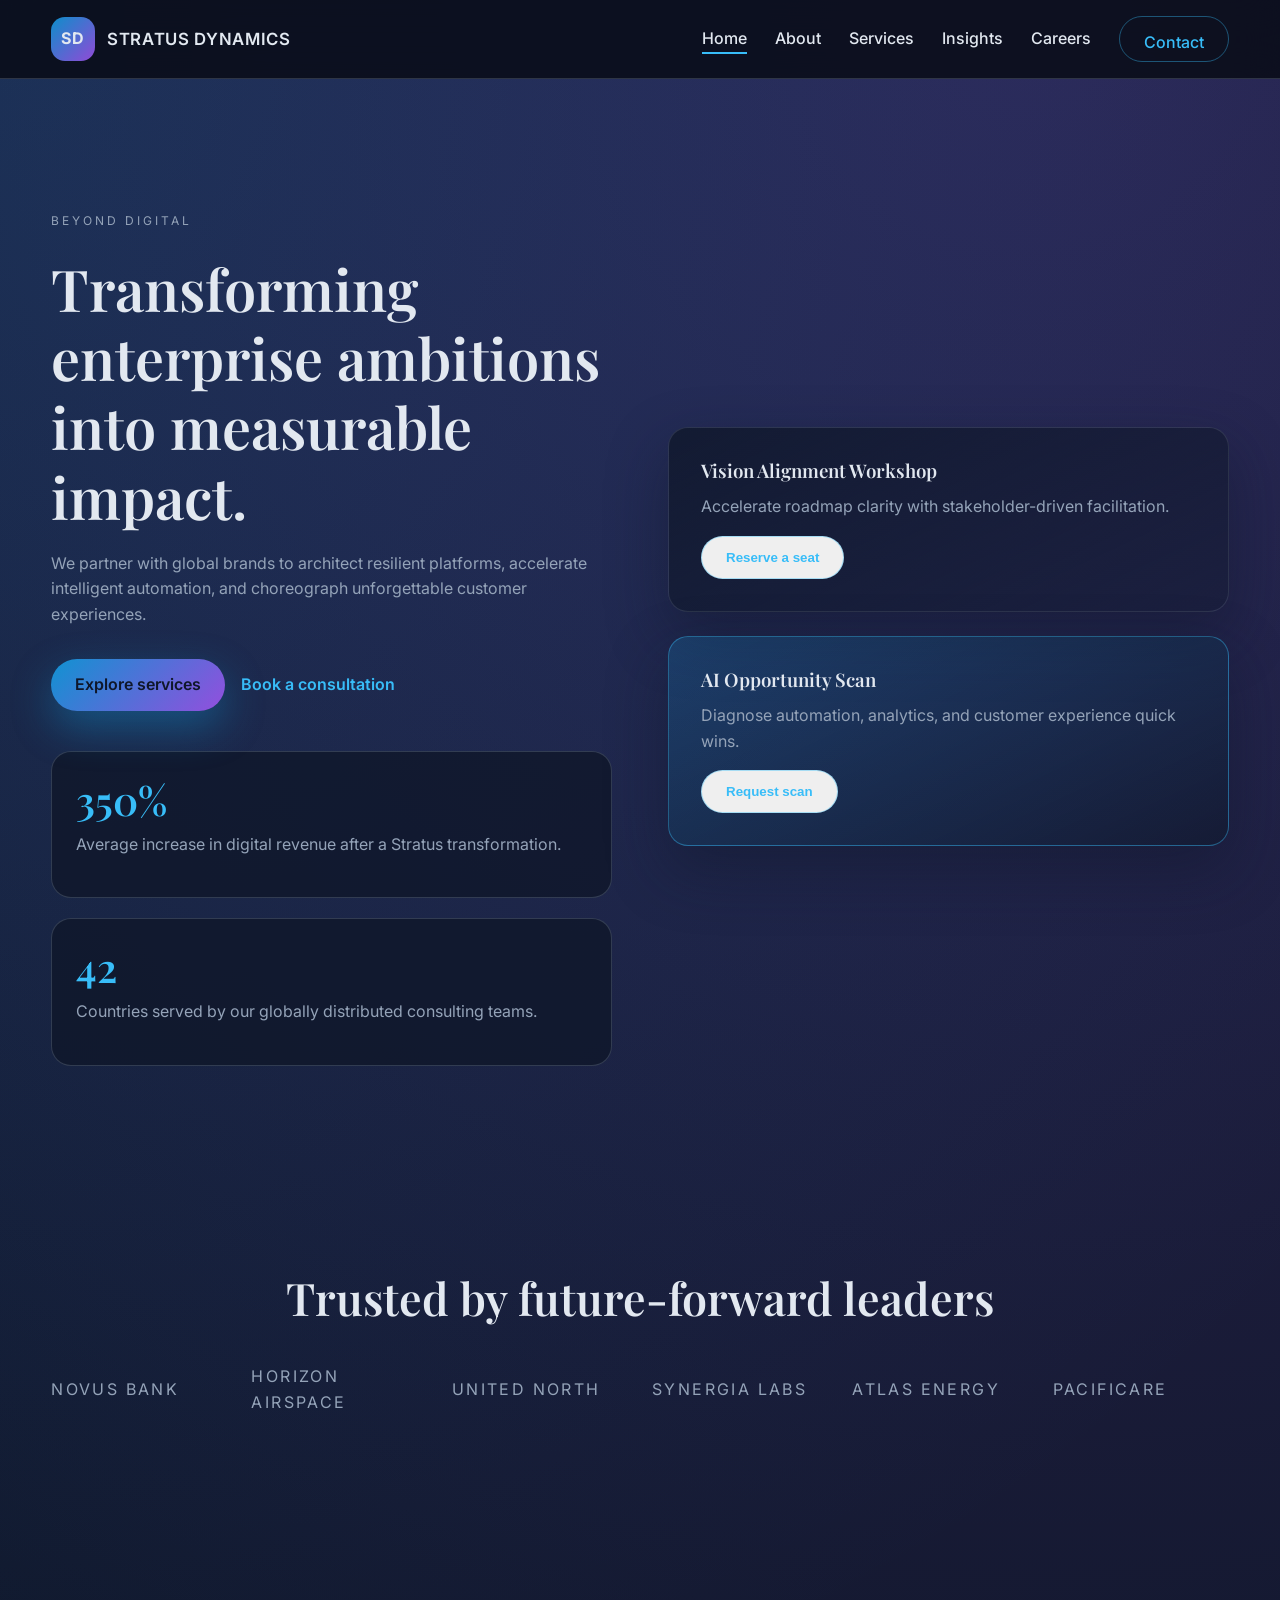
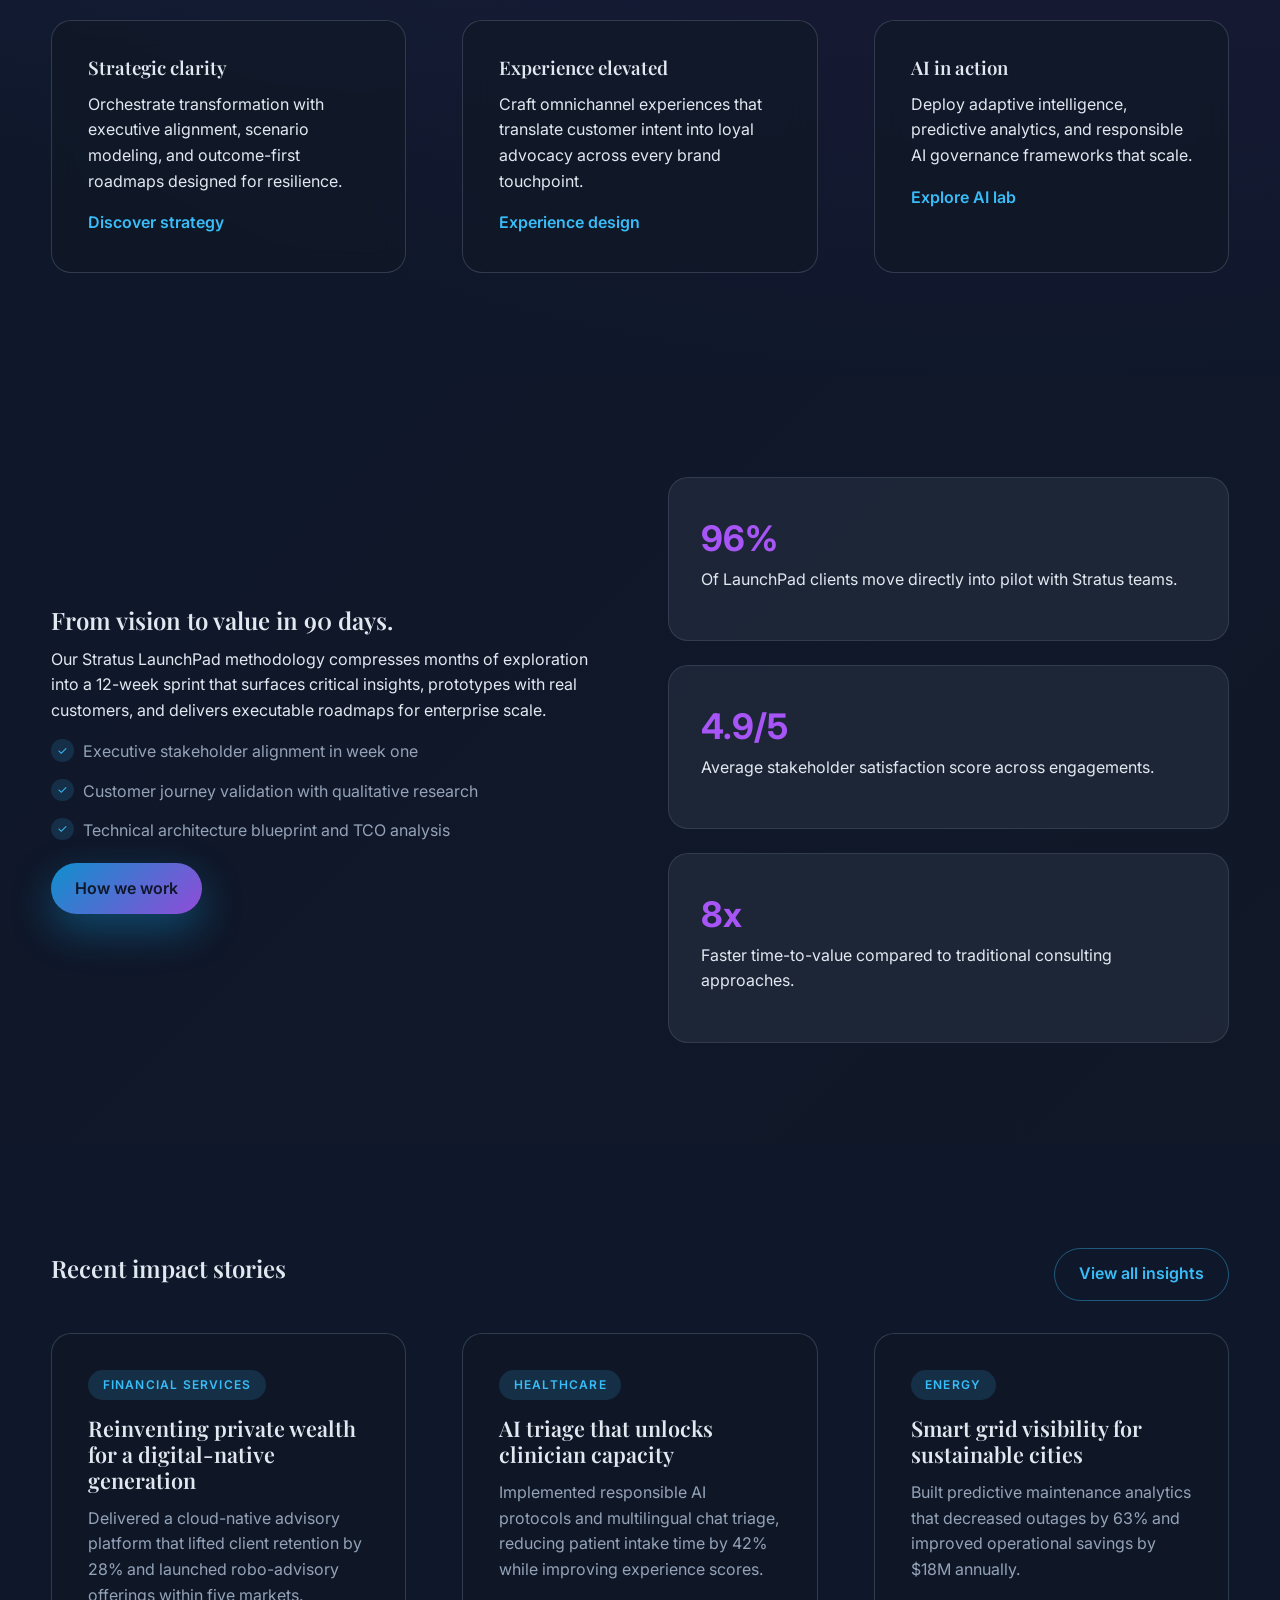
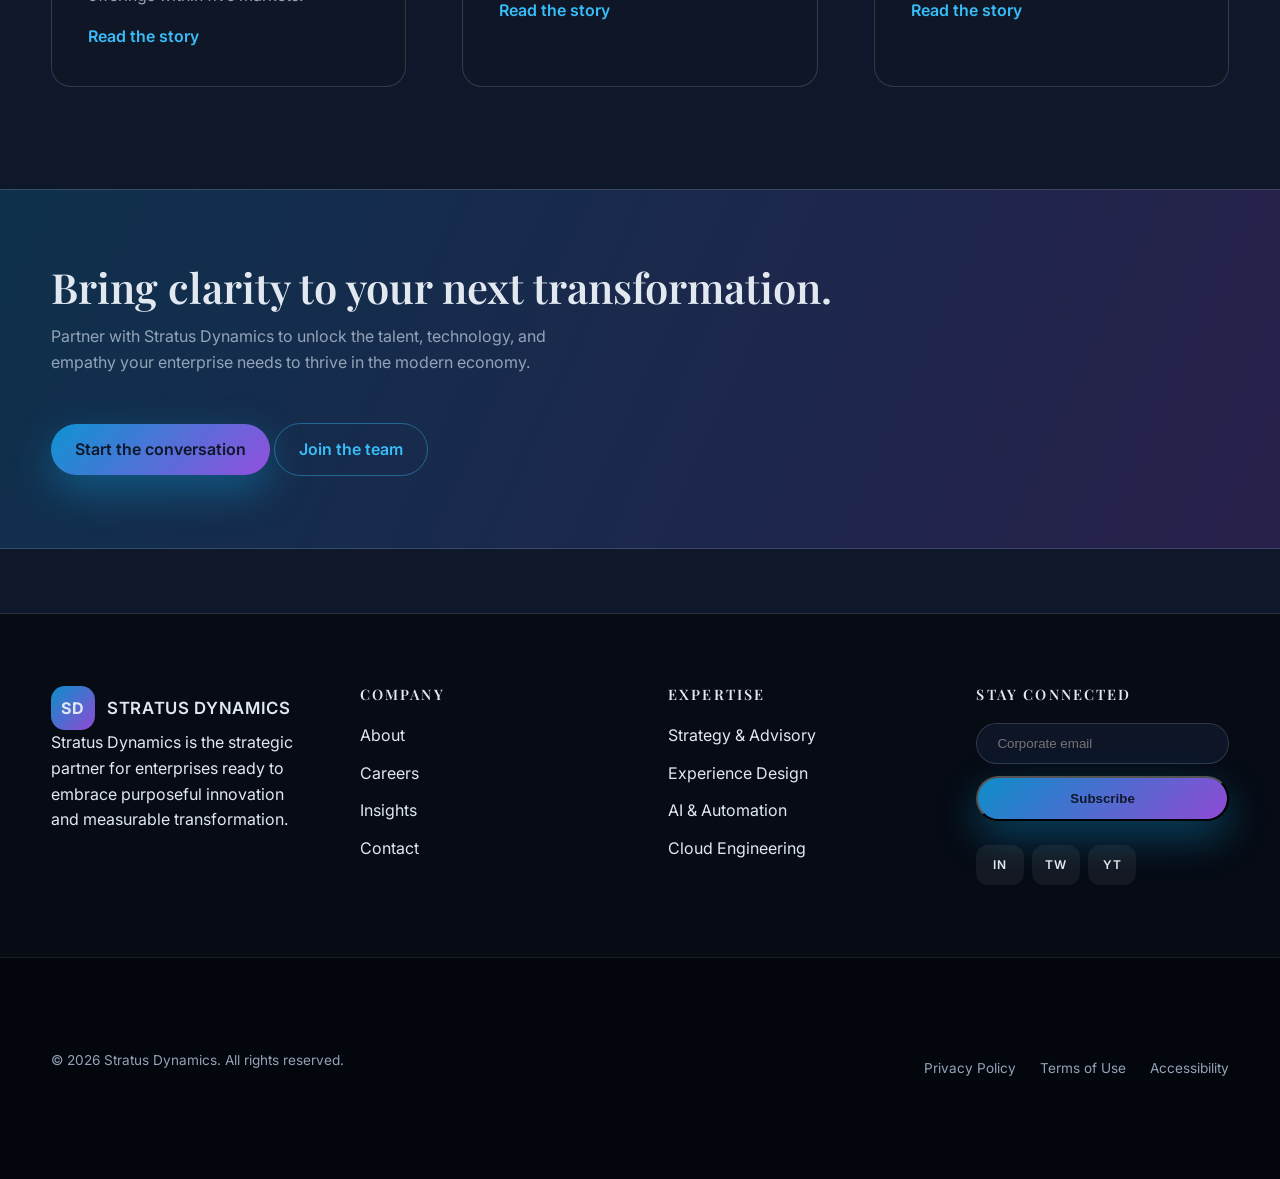
<file: index.html>
<!DOCTYPE html>
<html lang="en">
  <head>
    <meta charset="UTF-8" />
    <meta name="viewport" content="width=device-width, initial-scale=1.0" />
    <title>Stratus Dynamics | Digital Transformation Solutions</title>
    <link rel="preconnect" href="https://fonts.googleapis.com" />
    <link rel="preconnect" href="https://fonts.gstatic.com" crossorigin />
    <link
      href="https://fonts.googleapis.com/css2?family=Inter:wght@300;400;500;600;700;800&family=Playfair+Display:wght@500;600&display=swap"
      rel="stylesheet"
    />
    <link rel="stylesheet" href="assets/css/style.css" />
  </head>
  <body data-page="home">
    <header class="global-header">
      <div class="container">
        <a href="index.html" class="logo">
          <span class="logo-mark">SD</span>
          <span class="logo-text">Stratus Dynamics</span>
        </a>
        <nav class="main-nav" aria-label="Primary navigation">
          <button class="nav-toggle" aria-expanded="false" aria-controls="primary-menu">
            <span class="sr-only">Toggle navigation</span>
            <span class="nav-toggle-bar"></span>
            <span class="nav-toggle-bar"></span>
            <span class="nav-toggle-bar"></span>
          </button>
          <ul id="primary-menu">
            <li><a href="index.html" data-nav="home">Home</a></li>
            <li><a href="about.html" data-nav="about">About</a></li>
            <li><a href="services.html" data-nav="services">Services</a></li>
            <li><a href="insights.html" data-nav="insights">Insights</a></li>
            <li><a href="careers.html" data-nav="careers">Careers</a></li>
            <li><a href="contact.html" class="btn btn-outline" data-nav="contact">Contact</a></li>
          </ul>
        </nav>
      </div>
    </header>

    <main>
      <section class="hero section">
        <div class="container grid grid-2">
          <div class="hero-copy">
            <p class="eyebrow">Beyond Digital</p>
            <h1>Transforming enterprise ambitions into measurable impact.</h1>
            <p>
              We partner with global brands to architect resilient platforms, accelerate
              intelligent automation, and choreograph unforgettable customer experiences.
            </p>
            <div class="hero-actions">
              <a href="services.html" class="btn btn-primary">Explore services</a>
              <a href="contact.html" class="btn btn-link">Book a consultation</a>
            </div>
            <div class="hero-metrics">
              <article>
                <h3>350%</h3>
                <p>Average increase in digital revenue after a Stratus transformation.</p>
              </article>
              <article>
                <h3>42</h3>
                <p>Countries served by our globally distributed consulting teams.</p>
              </article>
            </div>
          </div>
          <div class="hero-visual">
            <div class="floating-card" data-animate="fade-up">
              <h3>Vision Alignment Workshop</h3>
              <p>Accelerate roadmap clarity with stakeholder-driven facilitation.</p>
              <button class="btn btn-outline">Reserve a seat</button>
            </div>
            <div class="floating-card neon" data-animate="fade-up" data-delay="150">
              <h3>AI Opportunity Scan</h3>
              <p>Diagnose automation, analytics, and customer experience quick wins.</p>
              <button class="btn btn-outline">Request scan</button>
            </div>
          </div>
        </div>
      </section>

      <section class="logos section" aria-label="Client logos">
        <div class="container">
          <h2 class="section-title">Trusted by future-forward leaders</h2>
          <div class="logo-row">
            <span>Novus Bank</span>
            <span>Horizon Airspace</span>
            <span>United North</span>
            <span>Synergia Labs</span>
            <span>Atlas Energy</span>
            <span>Pacificare</span>
          </div>
        </div>
      </section>

      <section class="section grid-feature">
        <div class="container grid grid-3">
          <article class="card" data-animate="fade-up">
            <h3>Strategic clarity</h3>
            <p>
              Orchestrate transformation with executive alignment, scenario modeling,
              and outcome-first roadmaps designed for resilience.
            </p>
            <a href="services.html#strategy" class="btn btn-link">Discover strategy</a>
          </article>
          <article class="card" data-animate="fade-up" data-delay="100">
            <h3>Experience elevated</h3>
            <p>
              Craft omnichannel experiences that translate customer intent into loyal
              advocacy across every brand touchpoint.
            </p>
            <a href="services.html#experience" class="btn btn-link">Experience design</a>
          </article>
          <article class="card" data-animate="fade-up" data-delay="200">
            <h3>AI in action</h3>
            <p>
              Deploy adaptive intelligence, predictive analytics, and responsible AI
              governance frameworks that scale.
            </p>
            <a href="services.html#ai" class="btn btn-link">Explore AI lab</a>
          </article>
        </div>
      </section>

      <section class="split section">
        <div class="container grid grid-2">
          <div class="split-copy" data-animate="fade-right">
            <h2>From vision to value in 90 days.</h2>
            <p>
              Our Stratus LaunchPad methodology compresses months of exploration into
              a 12-week sprint that surfaces critical insights, prototypes with real
              customers, and delivers executable roadmaps for enterprise scale.
            </p>
            <ul class="checklist">
              <li>Executive stakeholder alignment in week one</li>
              <li>Customer journey validation with qualitative research</li>
              <li>Technical architecture blueprint and TCO analysis</li>
            </ul>
            <a href="about.html" class="btn btn-primary">How we work</a>
          </div>
          <div class="split-visual" data-animate="fade-left">
            <div class="stat">
              <span>96%</span>
              <p>Of LaunchPad clients move directly into pilot with Stratus teams.</p>
            </div>
            <div class="stat">
              <span>4.9/5</span>
              <p>Average stakeholder satisfaction score across engagements.</p>
            </div>
            <div class="stat">
              <span>8x</span>
              <p>Faster time-to-value compared to traditional consulting approaches.</p>
            </div>
          </div>
        </div>
      </section>

      <section class="section case-studies" aria-labelledby="case-title">
        <div class="container">
          <div class="section-header">
            <h2 id="case-title">Recent impact stories</h2>
            <a href="insights.html#case-studies" class="btn btn-outline">View all insights</a>
          </div>
          <div class="grid grid-3">
            <article class="case" data-animate="fade-up">
              <span class="tag">Financial Services</span>
              <h3>Reinventing private wealth for a digital-native generation</h3>
              <p>
                Delivered a cloud-native advisory platform that lifted client retention by 28%
                and launched robo-advisory offerings within five markets.
              </p>
              <a href="insights.html#wealth" class="btn btn-link">Read the story</a>
            </article>
            <article class="case" data-animate="fade-up" data-delay="100">
              <span class="tag">Healthcare</span>
              <h3>AI triage that unlocks clinician capacity</h3>
              <p>
                Implemented responsible AI protocols and multilingual chat triage, reducing
                patient intake time by 42% while improving experience scores.
              </p>
              <a href="insights.html#health" class="btn btn-link">Read the story</a>
            </article>
            <article class="case" data-animate="fade-up" data-delay="200">
              <span class="tag">Energy</span>
              <h3>Smart grid visibility for sustainable cities</h3>
              <p>
                Built predictive maintenance analytics that decreased outages by 63%
                and improved operational savings by $18M annually.
              </p>
              <a href="insights.html#energy" class="btn btn-link">Read the story</a>
            </article>
          </div>
        </div>
      </section>

      <section class="cta-banner">
        <div class="container">
          <div class="cta-content">
            <h2>Bring clarity to your next transformation.</h2>
            <p>
              Partner with Stratus Dynamics to unlock the talent, technology, and empathy
              your enterprise needs to thrive in the modern economy.
            </p>
          </div>
          <div class="cta-actions">
            <a href="contact.html" class="btn btn-primary">Start the conversation</a>
            <a href="careers.html" class="btn btn-outline">Join the team</a>
          </div>
        </div>
      </section>
    </main>

    <footer class="global-footer">
      <div class="container grid grid-4">
        <div>
          <a href="index.html" class="logo">
            <span class="logo-mark">SD</span>
            <span class="logo-text">Stratus Dynamics</span>
          </a>
          <p>
            Stratus Dynamics is the strategic partner for enterprises ready to embrace
            purposeful innovation and measurable transformation.
          </p>
        </div>
        <div>
          <h4>Company</h4>
          <ul>
            <li><a href="about.html">About</a></li>
            <li><a href="careers.html">Careers</a></li>
            <li><a href="insights.html">Insights</a></li>
            <li><a href="contact.html">Contact</a></li>
          </ul>
        </div>
        <div>
          <h4>Expertise</h4>
          <ul>
            <li><a href="services.html#strategy">Strategy &amp; Advisory</a></li>
            <li><a href="services.html#experience">Experience Design</a></li>
            <li><a href="services.html#ai">AI &amp; Automation</a></li>
            <li><a href="services.html#cloud">Cloud Engineering</a></li>
          </ul>
        </div>
        <div>
          <h4>Stay connected</h4>
          <form class="newsletter" action="#" method="post">
            <label for="newsletter-email" class="sr-only">Email</label>
            <input
              type="email"
              id="newsletter-email"
              name="email"
              placeholder="Corporate email"
              required
            />
            <button type="submit" class="btn btn-primary">Subscribe</button>
          </form>
          <div class="social-links">
            <a href="#" aria-label="LinkedIn" class="btn btn-icon">in</a>
            <a href="#" aria-label="Twitter" class="btn btn-icon">tw</a>
            <a href="#" aria-label="YouTube" class="btn btn-icon">yt</a>
          </div>
        </div>
      </div>
      <div class="footer-bottom">
        <div class="container">
          <p>© <span id="current-year"></span> Stratus Dynamics. All rights reserved.</p>
          <div class="footer-links">
            <a href="#">Privacy Policy</a>
            <a href="#">Terms of Use</a>
            <a href="#">Accessibility</a>
          </div>
        </div>
      </div>
    </footer>

    <script src="assets/js/main.js"></script>
  </body>
</html>
</file>
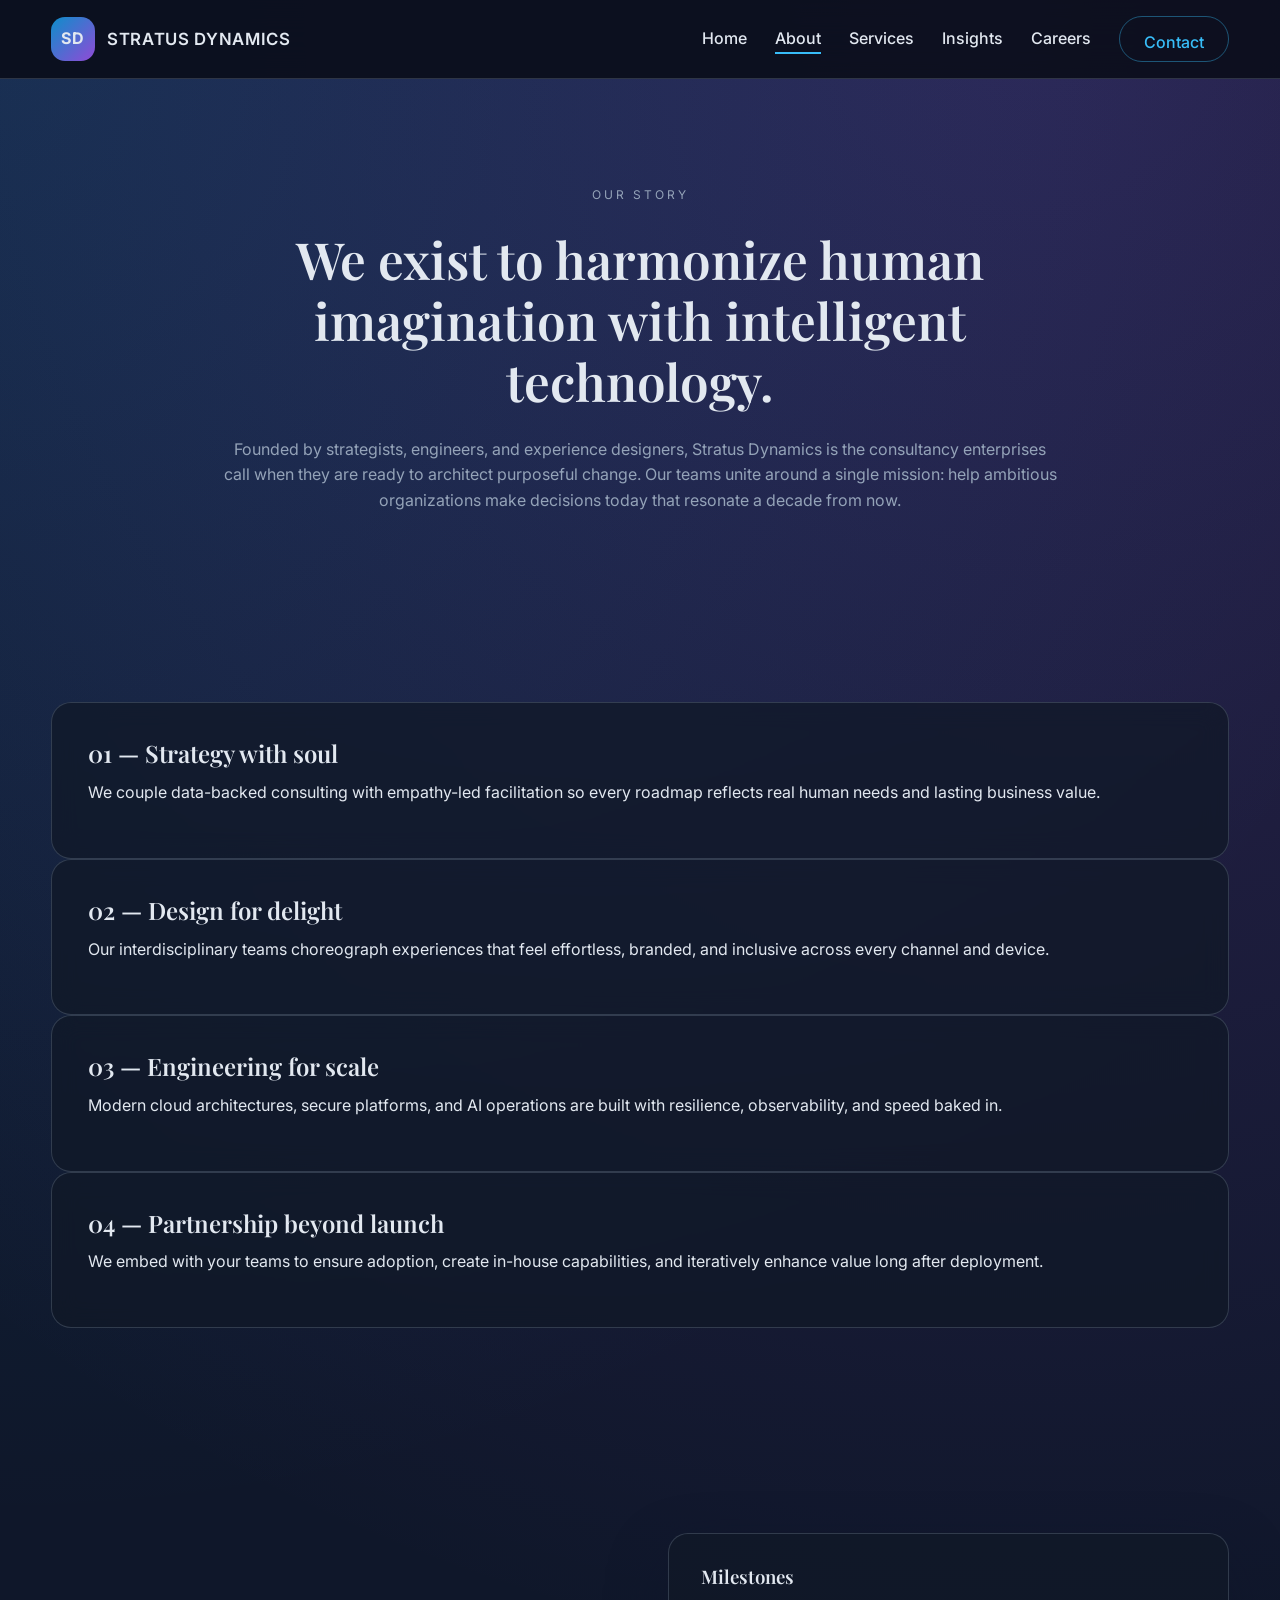
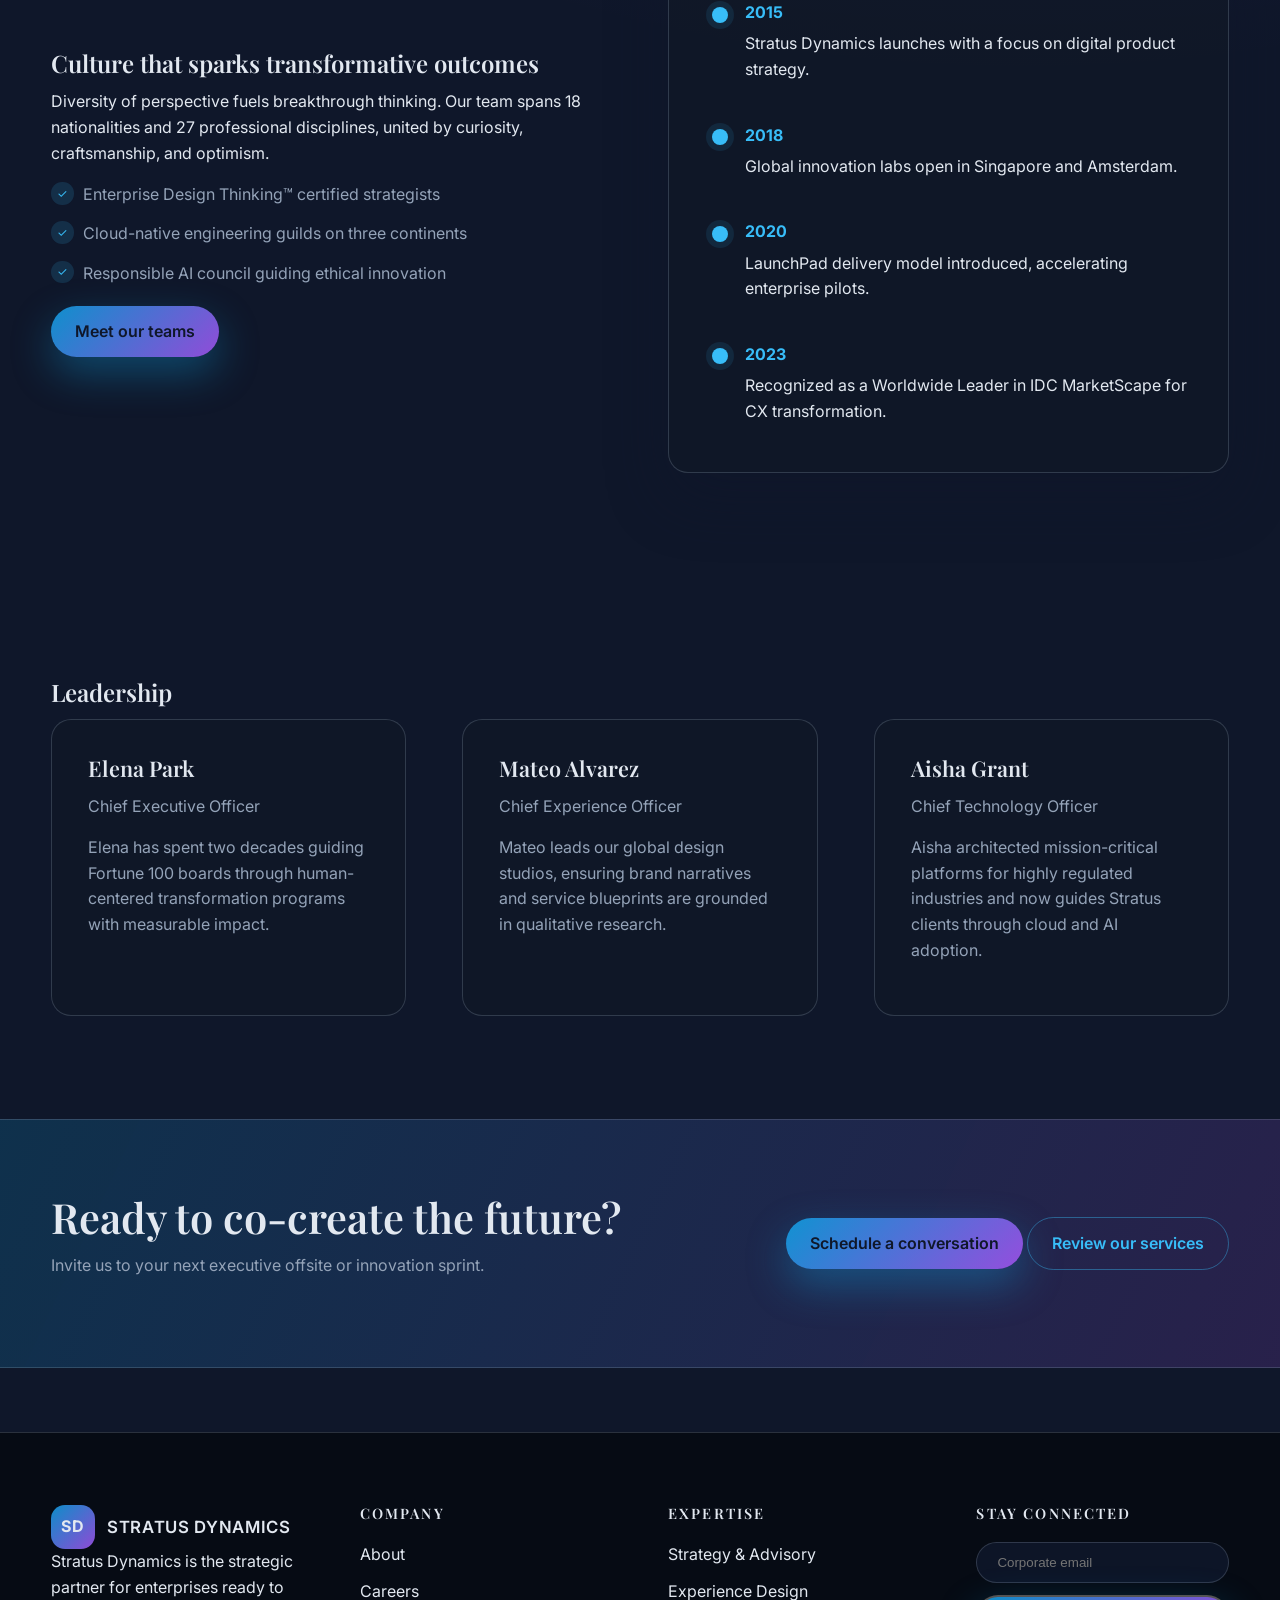
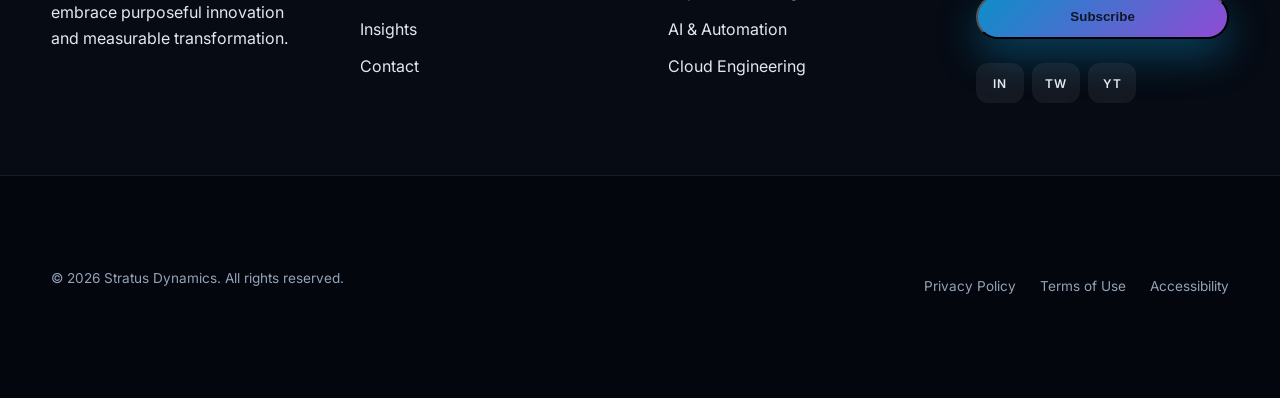
<file: about.html>
<!DOCTYPE html>
<html lang="en">
  <head>
    <meta charset="UTF-8" />
    <meta name="viewport" content="width=device-width, initial-scale=1.0" />
    <title>About Us | Stratus Dynamics</title>
    <link rel="preconnect" href="https://fonts.googleapis.com" />
    <link rel="preconnect" href="https://fonts.gstatic.com" crossorigin />
    <link
      href="https://fonts.googleapis.com/css2?family=Inter:wght@300;400;500;600;700;800&family=Playfair+Display:wght@500;600&display=swap"
      rel="stylesheet"
    />
    <link rel="stylesheet" href="assets/css/style.css" />
  </head>
  <body data-page="about">
    <header class="global-header">
      <div class="container">
        <a href="index.html" class="logo">
          <span class="logo-mark">SD</span>
          <span class="logo-text">Stratus Dynamics</span>
        </a>
        <nav class="main-nav" aria-label="Primary navigation">
          <button class="nav-toggle" aria-expanded="false" aria-controls="primary-menu">
            <span class="sr-only">Toggle navigation</span>
            <span class="nav-toggle-bar"></span>
            <span class="nav-toggle-bar"></span>
            <span class="nav-toggle-bar"></span>
          </button>
          <ul id="primary-menu">
            <li><a href="index.html" data-nav="home">Home</a></li>
            <li><a href="about.html" data-nav="about">About</a></li>
            <li><a href="services.html" data-nav="services">Services</a></li>
            <li><a href="insights.html" data-nav="insights">Insights</a></li>
            <li><a href="careers.html" data-nav="careers">Careers</a></li>
            <li><a href="contact.html" class="btn btn-outline" data-nav="contact">Contact</a></li>
          </ul>
        </nav>
      </div>
    </header>

    <main>
      <section class="sub-hero section">
        <div class="container narrow">
          <p class="eyebrow">Our Story</p>
          <h1>We exist to harmonize human imagination with intelligent technology.</h1>
          <p>
            Founded by strategists, engineers, and experience designers, Stratus Dynamics is
            the consultancy enterprises call when they are ready to architect purposeful
            change. Our teams unite around a single mission: help ambitious organizations make
            decisions today that resonate a decade from now.
          </p>
        </div>
      </section>

      <section class="section grid-2 container about-pillars">
        <article class="card" data-animate="fade-up">
          <h2>01 — Strategy with soul</h2>
          <p>
            We couple data-backed consulting with empathy-led facilitation so every roadmap
            reflects real human needs and lasting business value.
          </p>
        </article>
        <article class="card" data-animate="fade-up" data-delay="120">
          <h2>02 — Design for delight</h2>
          <p>
            Our interdisciplinary teams choreograph experiences that feel effortless, branded,
            and inclusive across every channel and device.
          </p>
        </article>
        <article class="card" data-animate="fade-up" data-delay="240">
          <h2>03 — Engineering for scale</h2>
          <p>
            Modern cloud architectures, secure platforms, and AI operations are built with
            resilience, observability, and speed baked in.
          </p>
        </article>
        <article class="card" data-animate="fade-up" data-delay="360">
          <h2>04 — Partnership beyond launch</h2>
          <p>
            We embed with your teams to ensure adoption, create in-house capabilities, and
            iteratively enhance value long after deployment.
          </p>
        </article>
      </section>

      <section class="section culture">
        <div class="container grid grid-2">
          <div data-animate="fade-right">
            <h2>Culture that sparks transformative outcomes</h2>
            <p>
              Diversity of perspective fuels breakthrough thinking. Our team spans 18 nationalities
              and 27 professional disciplines, united by curiosity, craftsmanship, and optimism.
            </p>
            <ul class="checklist">
              <li>Enterprise Design Thinking™ certified strategists</li>
              <li>Cloud-native engineering guilds on three continents</li>
              <li>Responsible AI council guiding ethical innovation</li>
            </ul>
            <a href="careers.html" class="btn btn-primary">Meet our teams</a>
          </div>
          <div class="timeline" data-animate="fade-left">
            <h3>Milestones</h3>
            <ol>
              <li>
                <span>2015</span>
                <p>Stratus Dynamics launches with a focus on digital product strategy.</p>
              </li>
              <li>
                <span>2018</span>
                <p>Global innovation labs open in Singapore and Amsterdam.</p>
              </li>
              <li>
                <span>2020</span>
                <p>LaunchPad delivery model introduced, accelerating enterprise pilots.</p>
              </li>
              <li>
                <span>2023</span>
                <p>Recognized as a Worldwide Leader in IDC MarketScape for CX transformation.</p>
              </li>
            </ol>
          </div>
        </div>
      </section>

      <section class="leadership section" aria-labelledby="leadership-title">
        <div class="container">
          <h2 id="leadership-title">Leadership</h2>
          <div class="grid grid-3">
            <article class="profile" data-animate="fade-up">
              <h3>Elena Park</h3>
              <p class="role">Chief Executive Officer</p>
              <p>
                Elena has spent two decades guiding Fortune 100 boards through human-centered
                transformation programs with measurable impact.
              </p>
            </article>
            <article class="profile" data-animate="fade-up" data-delay="120">
              <h3>Mateo Alvarez</h3>
              <p class="role">Chief Experience Officer</p>
              <p>
                Mateo leads our global design studios, ensuring brand narratives and service
                blueprints are grounded in qualitative research.
              </p>
            </article>
            <article class="profile" data-animate="fade-up" data-delay="240">
              <h3>Aisha Grant</h3>
              <p class="role">Chief Technology Officer</p>
              <p>
                Aisha architected mission-critical platforms for highly regulated industries and
                now guides Stratus clients through cloud and AI adoption.
              </p>
            </article>
          </div>
        </div>
      </section>

      <section class="cta-banner">
        <div class="container">
          <div class="cta-content">
            <h2>Ready to co-create the future?</h2>
            <p>Invite us to your next executive offsite or innovation sprint.</p>
          </div>
          <div class="cta-actions">
            <a href="contact.html" class="btn btn-primary">Schedule a conversation</a>
            <a href="services.html" class="btn btn-outline">Review our services</a>
          </div>
        </div>
      </section>
    </main>

    <footer class="global-footer">
      <div class="container grid grid-4">
        <div>
          <a href="index.html" class="logo">
            <span class="logo-mark">SD</span>
            <span class="logo-text">Stratus Dynamics</span>
          </a>
          <p>
            Stratus Dynamics is the strategic partner for enterprises ready to embrace
            purposeful innovation and measurable transformation.
          </p>
        </div>
        <div>
          <h4>Company</h4>
          <ul>
            <li><a href="about.html">About</a></li>
            <li><a href="careers.html">Careers</a></li>
            <li><a href="insights.html">Insights</a></li>
            <li><a href="contact.html">Contact</a></li>
          </ul>
        </div>
        <div>
          <h4>Expertise</h4>
          <ul>
            <li><a href="services.html#strategy">Strategy &amp; Advisory</a></li>
            <li><a href="services.html#experience">Experience Design</a></li>
            <li><a href="services.html#ai">AI &amp; Automation</a></li>
            <li><a href="services.html#cloud">Cloud Engineering</a></li>
          </ul>
        </div>
        <div>
          <h4>Stay connected</h4>
          <form class="newsletter" action="#" method="post">
            <label for="newsletter-email" class="sr-only">Email</label>
            <input
              type="email"
              id="newsletter-email"
              name="email"
              placeholder="Corporate email"
              required
            />
            <button type="submit" class="btn btn-primary">Subscribe</button>
          </form>
          <div class="social-links">
            <a href="#" aria-label="LinkedIn" class="btn btn-icon">in</a>
            <a href="#" aria-label="Twitter" class="btn btn-icon">tw</a>
            <a href="#" aria-label="YouTube" class="btn btn-icon">yt</a>
          </div>
        </div>
      </div>
      <div class="footer-bottom">
        <div class="container">
          <p>© <span id="current-year"></span> Stratus Dynamics. All rights reserved.</p>
          <div class="footer-links">
            <a href="#">Privacy Policy</a>
            <a href="#">Terms of Use</a>
            <a href="#">Accessibility</a>
          </div>
        </div>
      </div>
    </footer>

    <script src="assets/js/main.js"></script>
  </body>
</html>
</file>
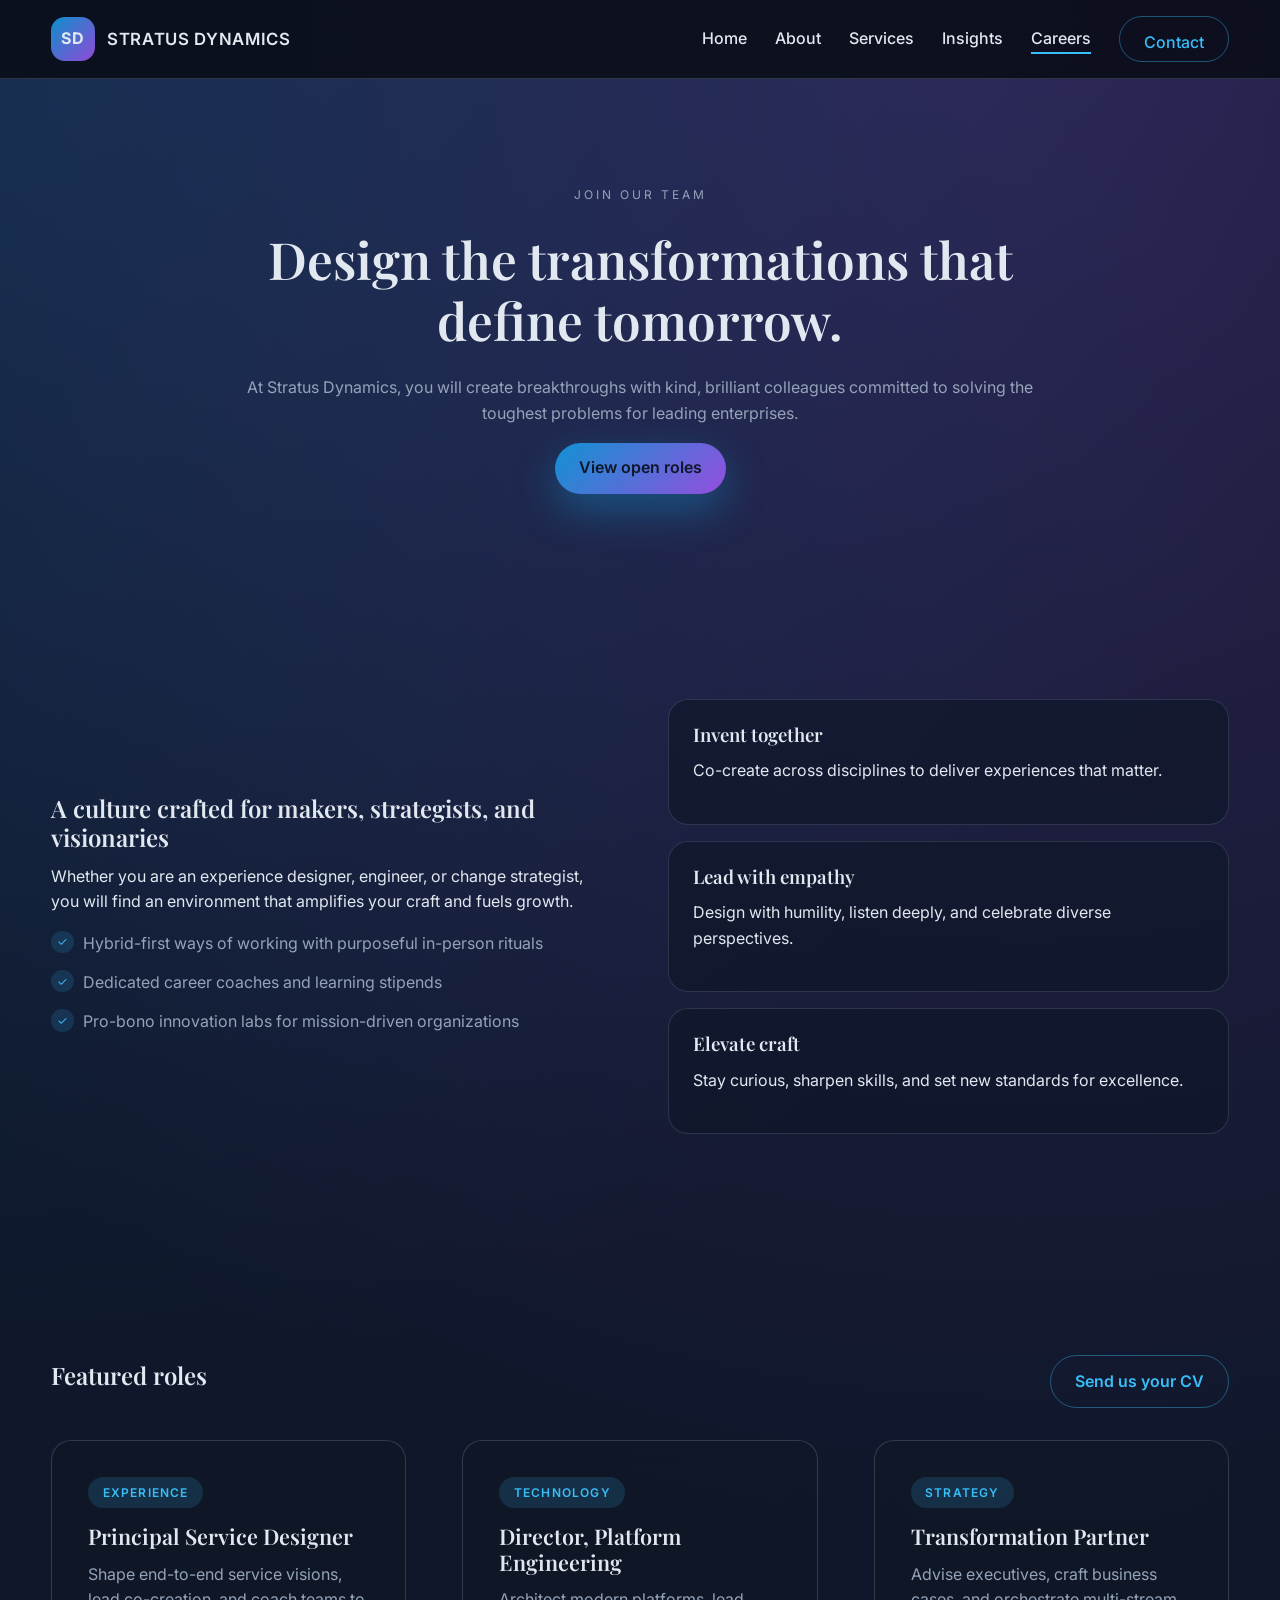
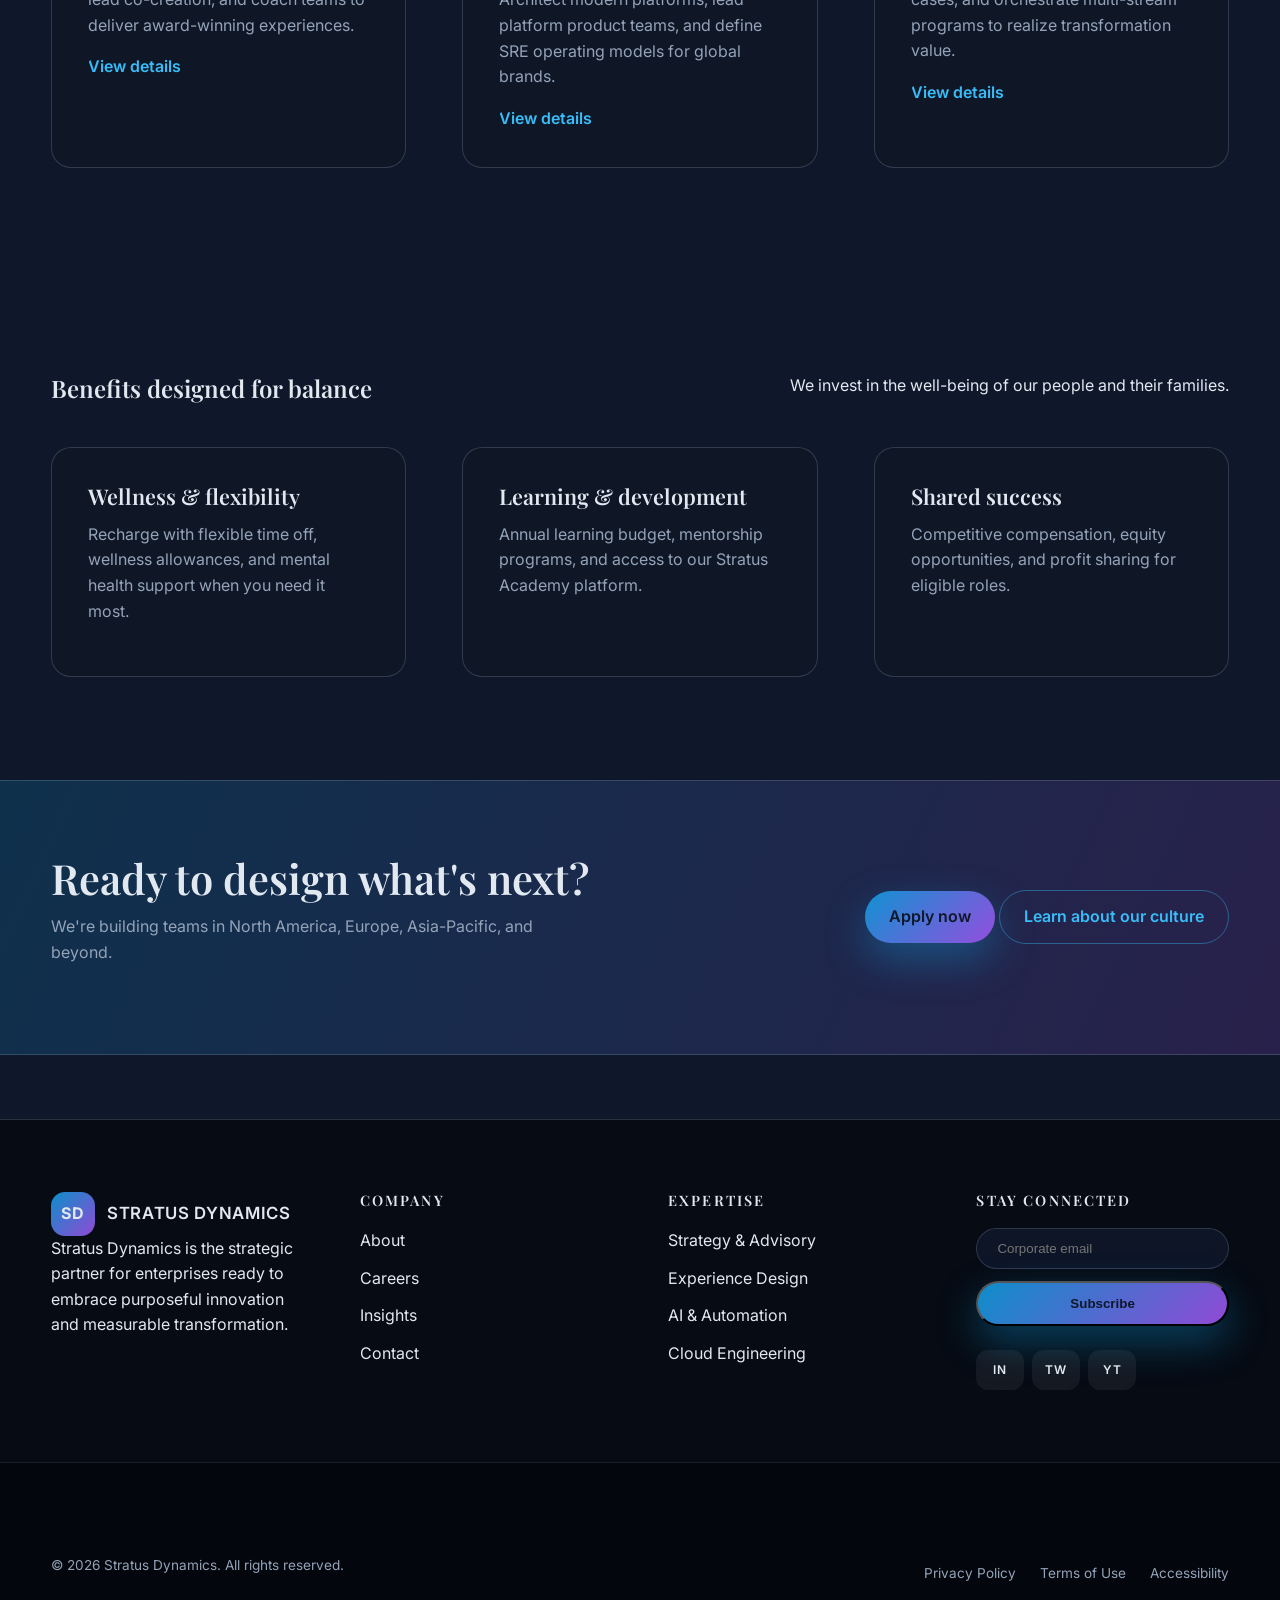
<file: careers.html>
<!DOCTYPE html>
<html lang="en">
  <head>
    <meta charset="UTF-8" />
    <meta name="viewport" content="width=device-width, initial-scale=1.0" />
    <title>Careers | Stratus Dynamics</title>
    <link rel="preconnect" href="https://fonts.googleapis.com" />
    <link rel="preconnect" href="https://fonts.gstatic.com" crossorigin />
    <link
      href="https://fonts.googleapis.com/css2?family=Inter:wght@300;400;500;600;700;800&family=Playfair+Display:wght@500;600&display=swap"
      rel="stylesheet"
    />
    <link rel="stylesheet" href="assets/css/style.css" />
  </head>
  <body data-page="careers">
    <header class="global-header">
      <div class="container">
        <a href="index.html" class="logo">
          <span class="logo-mark">SD</span>
          <span class="logo-text">Stratus Dynamics</span>
        </a>
        <nav class="main-nav" aria-label="Primary navigation">
          <button class="nav-toggle" aria-expanded="false" aria-controls="primary-menu">
            <span class="sr-only">Toggle navigation</span>
            <span class="nav-toggle-bar"></span>
            <span class="nav-toggle-bar"></span>
            <span class="nav-toggle-bar"></span>
          </button>
          <ul id="primary-menu">
            <li><a href="index.html" data-nav="home">Home</a></li>
            <li><a href="about.html" data-nav="about">About</a></li>
            <li><a href="services.html" data-nav="services">Services</a></li>
            <li><a href="insights.html" data-nav="insights">Insights</a></li>
            <li><a href="careers.html" data-nav="careers">Careers</a></li>
            <li><a href="contact.html" class="btn btn-outline" data-nav="contact">Contact</a></li>
          </ul>
        </nav>
      </div>
    </header>

    <main>
      <section class="sub-hero section">
        <div class="container narrow">
          <p class="eyebrow">Join our team</p>
          <h1>Design the transformations that define tomorrow.</h1>
          <p>
            At Stratus Dynamics, you will create breakthroughs with kind, brilliant colleagues
            committed to solving the toughest problems for leading enterprises.
          </p>
          <a href="#roles" class="btn btn-primary">View open roles</a>
        </div>
      </section>

      <section class="section culture" id="life">
        <div class="container grid grid-2">
          <div data-animate="fade-right">
            <h2>A culture crafted for makers, strategists, and visionaries</h2>
            <p>
              Whether you are an experience designer, engineer, or change strategist, you will
              find an environment that amplifies your craft and fuels growth.
            </p>
            <ul class="checklist">
              <li>Hybrid-first ways of working with purposeful in-person rituals</li>
              <li>Dedicated career coaches and learning stipends</li>
              <li>Pro-bono innovation labs for mission-driven organizations</li>
            </ul>
          </div>
          <div class="values" data-animate="fade-left">
            <article>
              <h3>Invent together</h3>
              <p>Co-create across disciplines to deliver experiences that matter.</p>
            </article>
            <article>
              <h3>Lead with empathy</h3>
              <p>Design with humility, listen deeply, and celebrate diverse perspectives.</p>
            </article>
            <article>
              <h3>Elevate craft</h3>
              <p>Stay curious, sharpen skills, and set new standards for excellence.</p>
            </article>
          </div>
        </div>
      </section>

      <section class="section roles" id="roles">
        <div class="container">
          <div class="section-header">
            <h2>Featured roles</h2>
            <a href="mailto:talent@stratusdynamics.com" class="btn btn-outline">Send us your CV</a>
          </div>
          <div class="grid grid-3">
            <article class="role-card" data-animate="fade-up">
              <span class="tag">Experience</span>
              <h3>Principal Service Designer</h3>
              <p>
                Shape end-to-end service visions, lead co-creation, and coach teams to deliver
                award-winning experiences.
              </p>
              <a href="#" class="btn btn-link">View details</a>
            </article>
            <article class="role-card" data-animate="fade-up" data-delay="120">
              <span class="tag">Technology</span>
              <h3>Director, Platform Engineering</h3>
              <p>
                Architect modern platforms, lead platform product teams, and define SRE operating
                models for global brands.
              </p>
              <a href="#" class="btn btn-link">View details</a>
            </article>
            <article class="role-card" data-animate="fade-up" data-delay="240">
              <span class="tag">Strategy</span>
              <h3>Transformation Partner</h3>
              <p>
                Advise executives, craft business cases, and orchestrate multi-stream programs to
                realize transformation value.
              </p>
              <a href="#" class="btn btn-link">View details</a>
            </article>
          </div>
        </div>
      </section>

      <section class="section benefits light">
        <div class="container">
          <div class="section-header">
            <h2>Benefits designed for balance</h2>
            <p>We invest in the well-being of our people and their families.</p>
          </div>
          <div class="grid grid-3">
            <article class="benefit" data-animate="fade-up">
              <h3>Wellness &amp; flexibility</h3>
              <p>
                Recharge with flexible time off, wellness allowances, and mental health support when
                you need it most.
              </p>
            </article>
            <article class="benefit" data-animate="fade-up" data-delay="120">
              <h3>Learning &amp; development</h3>
              <p>
                Annual learning budget, mentorship programs, and access to our Stratus Academy platform.
              </p>
            </article>
            <article class="benefit" data-animate="fade-up" data-delay="240">
              <h3>Shared success</h3>
              <p>
                Competitive compensation, equity opportunities, and profit sharing for eligible roles.
              </p>
            </article>
          </div>
        </div>
      </section>

      <section class="cta-banner">
        <div class="container">
          <div class="cta-content">
            <h2>Ready to design what's next?</h2>
            <p>We're building teams in North America, Europe, Asia-Pacific, and beyond.</p>
          </div>
          <div class="cta-actions">
            <a href="mailto:talent@stratusdynamics.com" class="btn btn-primary">Apply now</a>
            <a href="about.html" class="btn btn-outline">Learn about our culture</a>
          </div>
        </div>
      </section>
    </main>

    <footer class="global-footer">
      <div class="container grid grid-4">
        <div>
          <a href="index.html" class="logo">
            <span class="logo-mark">SD</span>
            <span class="logo-text">Stratus Dynamics</span>
          </a>
          <p>
            Stratus Dynamics is the strategic partner for enterprises ready to embrace
            purposeful innovation and measurable transformation.
          </p>
        </div>
        <div>
          <h4>Company</h4>
          <ul>
            <li><a href="about.html">About</a></li>
            <li><a href="careers.html">Careers</a></li>
            <li><a href="insights.html">Insights</a></li>
            <li><a href="contact.html">Contact</a></li>
          </ul>
        </div>
        <div>
          <h4>Expertise</h4>
          <ul>
            <li><a href="services.html#strategy">Strategy &amp; Advisory</a></li>
            <li><a href="services.html#experience">Experience Design</a></li>
            <li><a href="services.html#ai">AI &amp; Automation</a></li>
            <li><a href="services.html#cloud">Cloud Engineering</a></li>
          </ul>
        </div>
        <div>
          <h4>Stay connected</h4>
          <form class="newsletter" action="#" method="post">
            <label for="newsletter-email" class="sr-only">Email</label>
            <input
              type="email"
              id="newsletter-email"
              name="email"
              placeholder="Corporate email"
              required
            />
            <button type="submit" class="btn btn-primary">Subscribe</button>
          </form>
          <div class="social-links">
            <a href="#" aria-label="LinkedIn" class="btn btn-icon">in</a>
            <a href="#" aria-label="Twitter" class="btn btn-icon">tw</a>
            <a href="#" aria-label="YouTube" class="btn btn-icon">yt</a>
          </div>
        </div>
      </div>
      <div class="footer-bottom">
        <div class="container">
          <p>© <span id="current-year"></span> Stratus Dynamics. All rights reserved.</p>
          <div class="footer-links">
            <a href="#">Privacy Policy</a>
            <a href="#">Terms of Use</a>
            <a href="#">Accessibility</a>
          </div>
        </div>
      </div>
    </footer>

    <script src="assets/js/main.js"></script>
  </body>
</html>
</file>
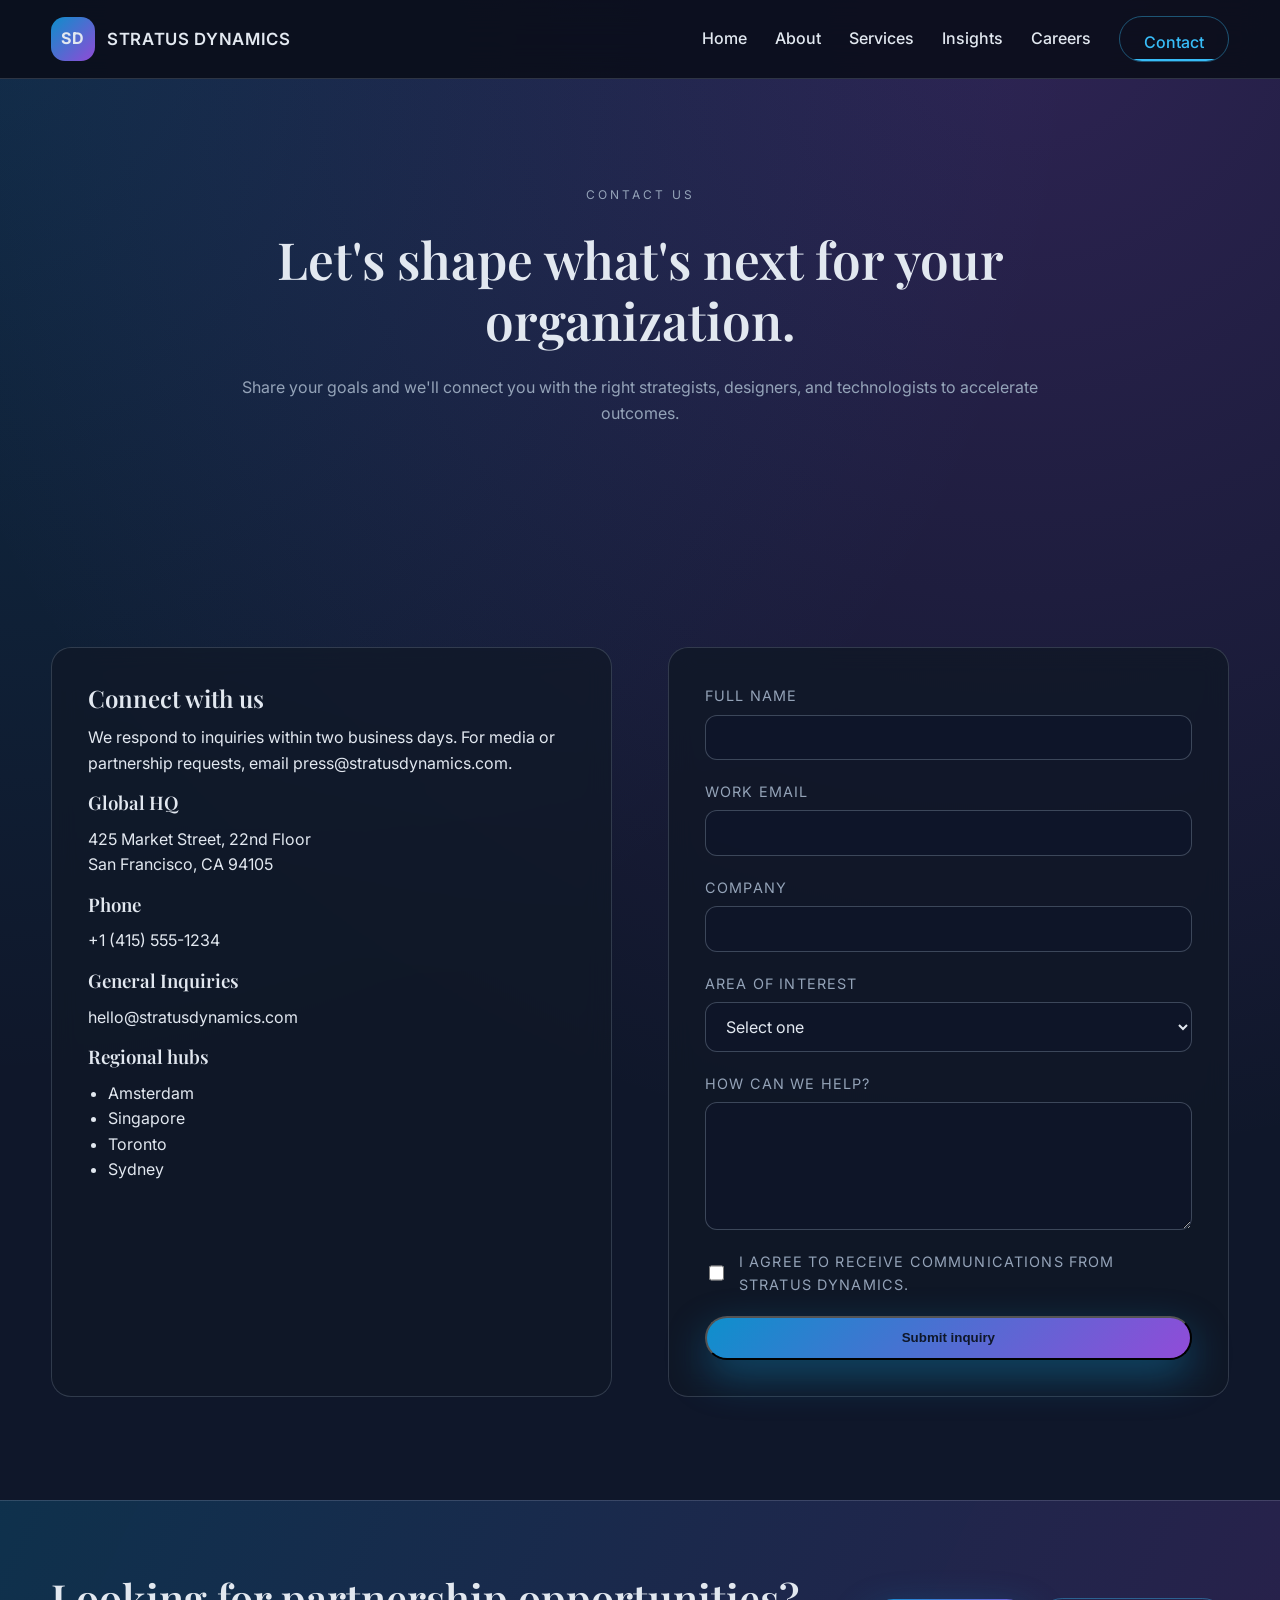
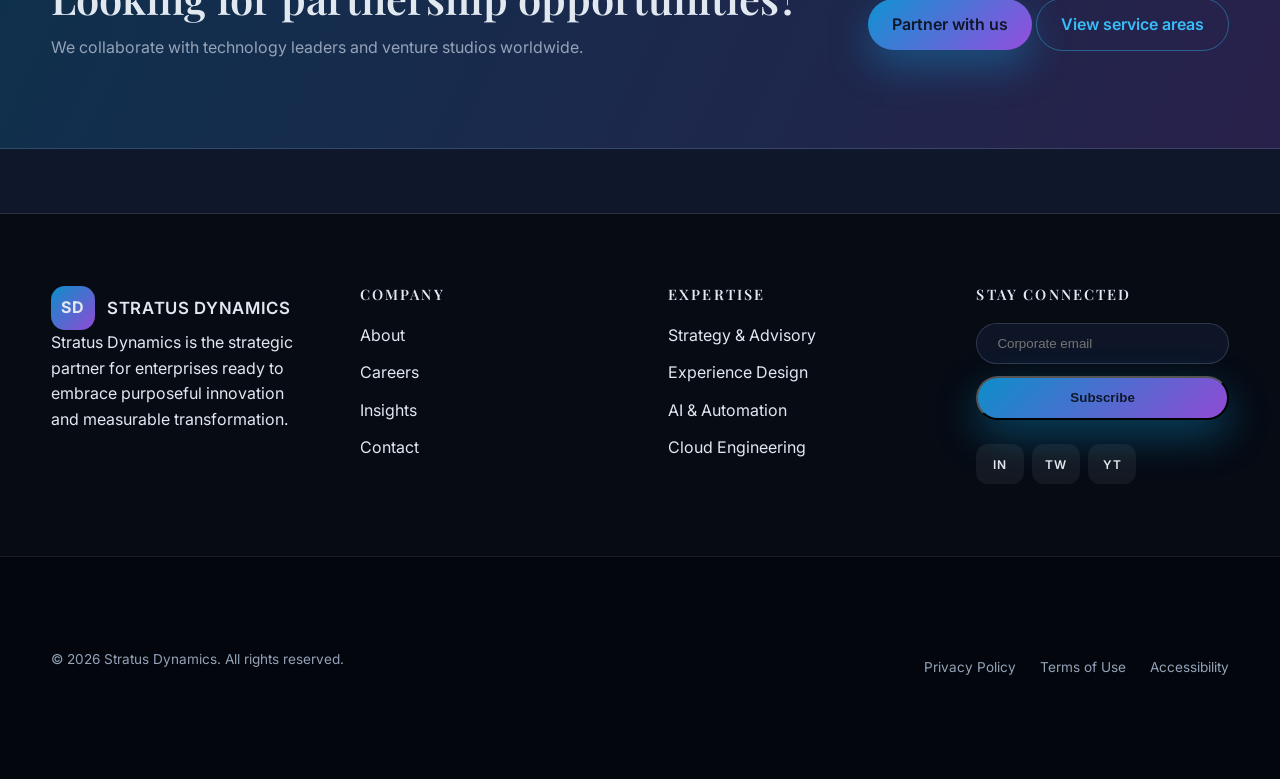
<file: contact.html>
<!DOCTYPE html>
<html lang="en">
  <head>
    <meta charset="UTF-8" />
    <meta name="viewport" content="width=device-width, initial-scale=1.0" />
    <title>Contact | Stratus Dynamics</title>
    <link rel="preconnect" href="https://fonts.googleapis.com" />
    <link rel="preconnect" href="https://fonts.gstatic.com" crossorigin />
    <link
      href="https://fonts.googleapis.com/css2?family=Inter:wght@300;400;500;600;700;800&family=Playfair+Display:wght@500;600&display=swap"
      rel="stylesheet"
    />
    <link rel="stylesheet" href="assets/css/style.css" />
  </head>
  <body data-page="contact">
    <header class="global-header">
      <div class="container">
        <a href="index.html" class="logo">
          <span class="logo-mark">SD</span>
          <span class="logo-text">Stratus Dynamics</span>
        </a>
        <nav class="main-nav" aria-label="Primary navigation">
          <button class="nav-toggle" aria-expanded="false" aria-controls="primary-menu">
            <span class="sr-only">Toggle navigation</span>
            <span class="nav-toggle-bar"></span>
            <span class="nav-toggle-bar"></span>
            <span class="nav-toggle-bar"></span>
          </button>
          <ul id="primary-menu">
            <li><a href="index.html" data-nav="home">Home</a></li>
            <li><a href="about.html" data-nav="about">About</a></li>
            <li><a href="services.html" data-nav="services">Services</a></li>
            <li><a href="insights.html" data-nav="insights">Insights</a></li>
            <li><a href="careers.html" data-nav="careers">Careers</a></li>
            <li><a href="contact.html" class="btn btn-outline" data-nav="contact">Contact</a></li>
          </ul>
        </nav>
      </div>
    </header>

    <main>
      <section class="sub-hero section">
        <div class="container narrow">
          <p class="eyebrow">Contact us</p>
          <h1>Let's shape what's next for your organization.</h1>
          <p>
            Share your goals and we'll connect you with the right strategists, designers, and
            technologists to accelerate outcomes.
          </p>
        </div>
      </section>

      <section class="contact-grid section">
        <div class="container grid grid-2">
          <div class="contact-card" data-animate="fade-right">
            <h2>Connect with us</h2>
            <p>
              We respond to inquiries within two business days. For media or partnership
              requests, email <a href="mailto:press@stratusdynamics.com">press@stratusdynamics.com</a>.
            </p>
            <div class="contact-info">
              <div>
                <h3>Global HQ</h3>
                <p>425 Market Street, 22nd Floor<br />San Francisco, CA 94105</p>
              </div>
              <div>
                <h3>Phone</h3>
                <p><a href="tel:+14155551234">+1 (415) 555-1234</a></p>
              </div>
              <div>
                <h3>General Inquiries</h3>
                <p><a href="mailto:hello@stratusdynamics.com">hello@stratusdynamics.com</a></p>
              </div>
            </div>
            <div class="regional-offices">
              <h3>Regional hubs</h3>
              <ul>
                <li>Amsterdam</li>
                <li>Singapore</li>
                <li>Toronto</li>
                <li>Sydney</li>
              </ul>
            </div>
          </div>
          <div class="contact-form" data-animate="fade-left">
            <form action="#" method="post">
              <div class="form-row">
                <label for="name">Full name</label>
                <input type="text" id="name" name="name" required />
              </div>
              <div class="form-row">
                <label for="email">Work email</label>
                <input type="email" id="email" name="email" required />
              </div>
              <div class="form-row">
                <label for="company">Company</label>
                <input type="text" id="company" name="company" required />
              </div>
              <div class="form-row">
                <label for="interest">Area of interest</label>
                <select id="interest" name="interest" required>
                  <option value="" disabled selected>Select one</option>
                  <option value="strategy">Strategy &amp; Advisory</option>
                  <option value="design">Experience Design</option>
                  <option value="ai">AI &amp; Automation</option>
                  <option value="cloud">Cloud Engineering</option>
                  <option value="careers">Careers</option>
                </select>
              </div>
              <div class="form-row full">
                <label for="message">How can we help?</label>
                <textarea id="message" name="message" rows="5" required></textarea>
              </div>
              <div class="form-row consent">
                <label class="checkbox">
                  <input type="checkbox" name="consent" required />
                  <span>I agree to receive communications from Stratus Dynamics.</span>
                </label>
              </div>
              <button type="submit" class="btn btn-primary">Submit inquiry</button>
            </form>
          </div>
        </div>
      </section>

      <section class="cta-banner">
        <div class="container">
          <div class="cta-content">
            <h2>Looking for partnership opportunities?</h2>
            <p>We collaborate with technology leaders and venture studios worldwide.</p>
          </div>
          <div class="cta-actions">
            <a href="mailto:partners@stratusdynamics.com" class="btn btn-primary">Partner with us</a>
            <a href="services.html" class="btn btn-outline">View service areas</a>
          </div>
        </div>
      </section>
    </main>

    <footer class="global-footer">
      <div class="container grid grid-4">
        <div>
          <a href="index.html" class="logo">
            <span class="logo-mark">SD</span>
            <span class="logo-text">Stratus Dynamics</span>
          </a>
          <p>
            Stratus Dynamics is the strategic partner for enterprises ready to embrace
            purposeful innovation and measurable transformation.
          </p>
        </div>
        <div>
          <h4>Company</h4>
          <ul>
            <li><a href="about.html">About</a></li>
            <li><a href="careers.html">Careers</a></li>
            <li><a href="insights.html">Insights</a></li>
            <li><a href="contact.html">Contact</a></li>
          </ul>
        </div>
        <div>
          <h4>Expertise</h4>
          <ul>
            <li><a href="services.html#strategy">Strategy &amp; Advisory</a></li>
            <li><a href="services.html#experience">Experience Design</a></li>
            <li><a href="services.html#ai">AI &amp; Automation</a></li>
            <li><a href="services.html#cloud">Cloud Engineering</a></li>
          </ul>
        </div>
        <div>
          <h4>Stay connected</h4>
          <form class="newsletter" action="#" method="post">
            <label for="newsletter-email" class="sr-only">Email</label>
            <input
              type="email"
              id="newsletter-email"
              name="email"
              placeholder="Corporate email"
              required
            />
            <button type="submit" class="btn btn-primary">Subscribe</button>
          </form>
          <div class="social-links">
            <a href="#" aria-label="LinkedIn" class="btn btn-icon">in</a>
            <a href="#" aria-label="Twitter" class="btn btn-icon">tw</a>
            <a href="#" aria-label="YouTube" class="btn btn-icon">yt</a>
          </div>
        </div>
      </div>
      <div class="footer-bottom">
        <div class="container">
          <p>© <span id="current-year"></span> Stratus Dynamics. All rights reserved.</p>
          <div class="footer-links">
            <a href="#">Privacy Policy</a>
            <a href="#">Terms of Use</a>
            <a href="#">Accessibility</a>
          </div>
        </div>
      </div>
    </footer>

    <script src="assets/js/main.js"></script>
  </body>
</html>
</file>
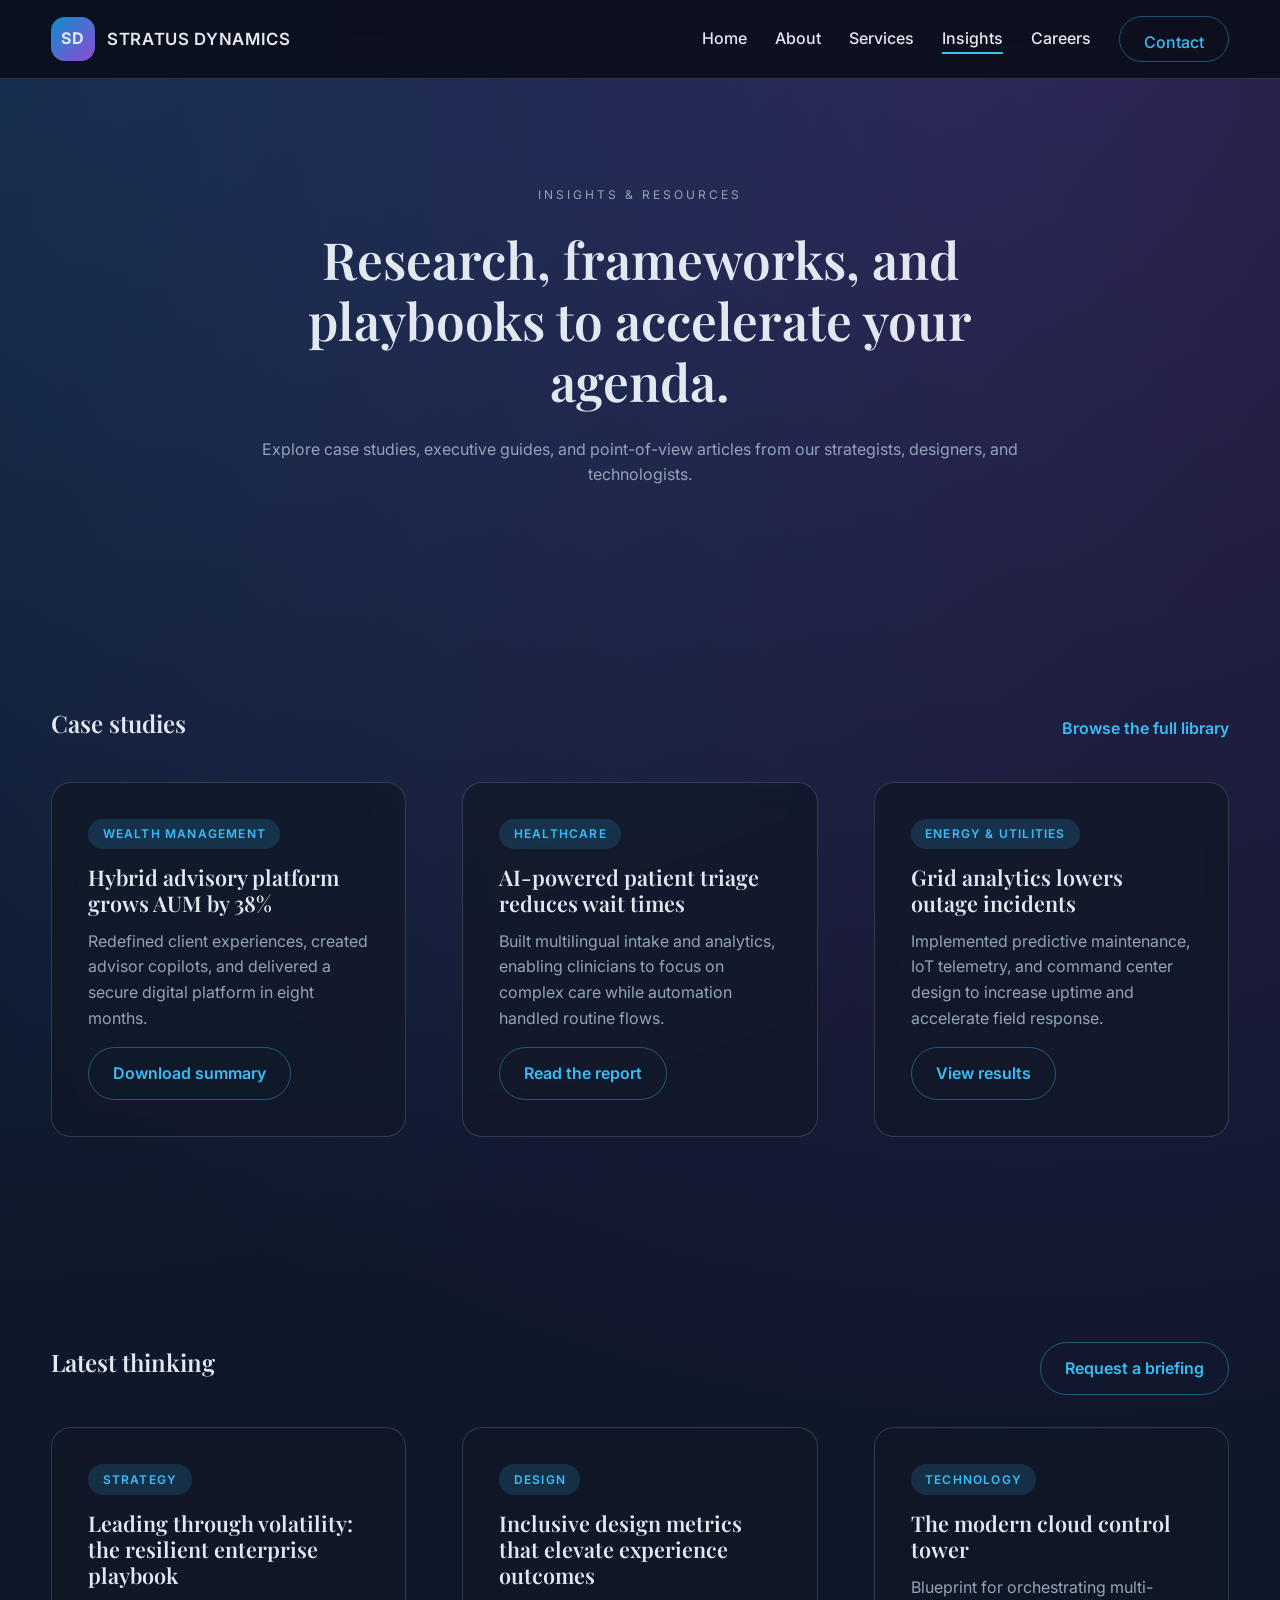
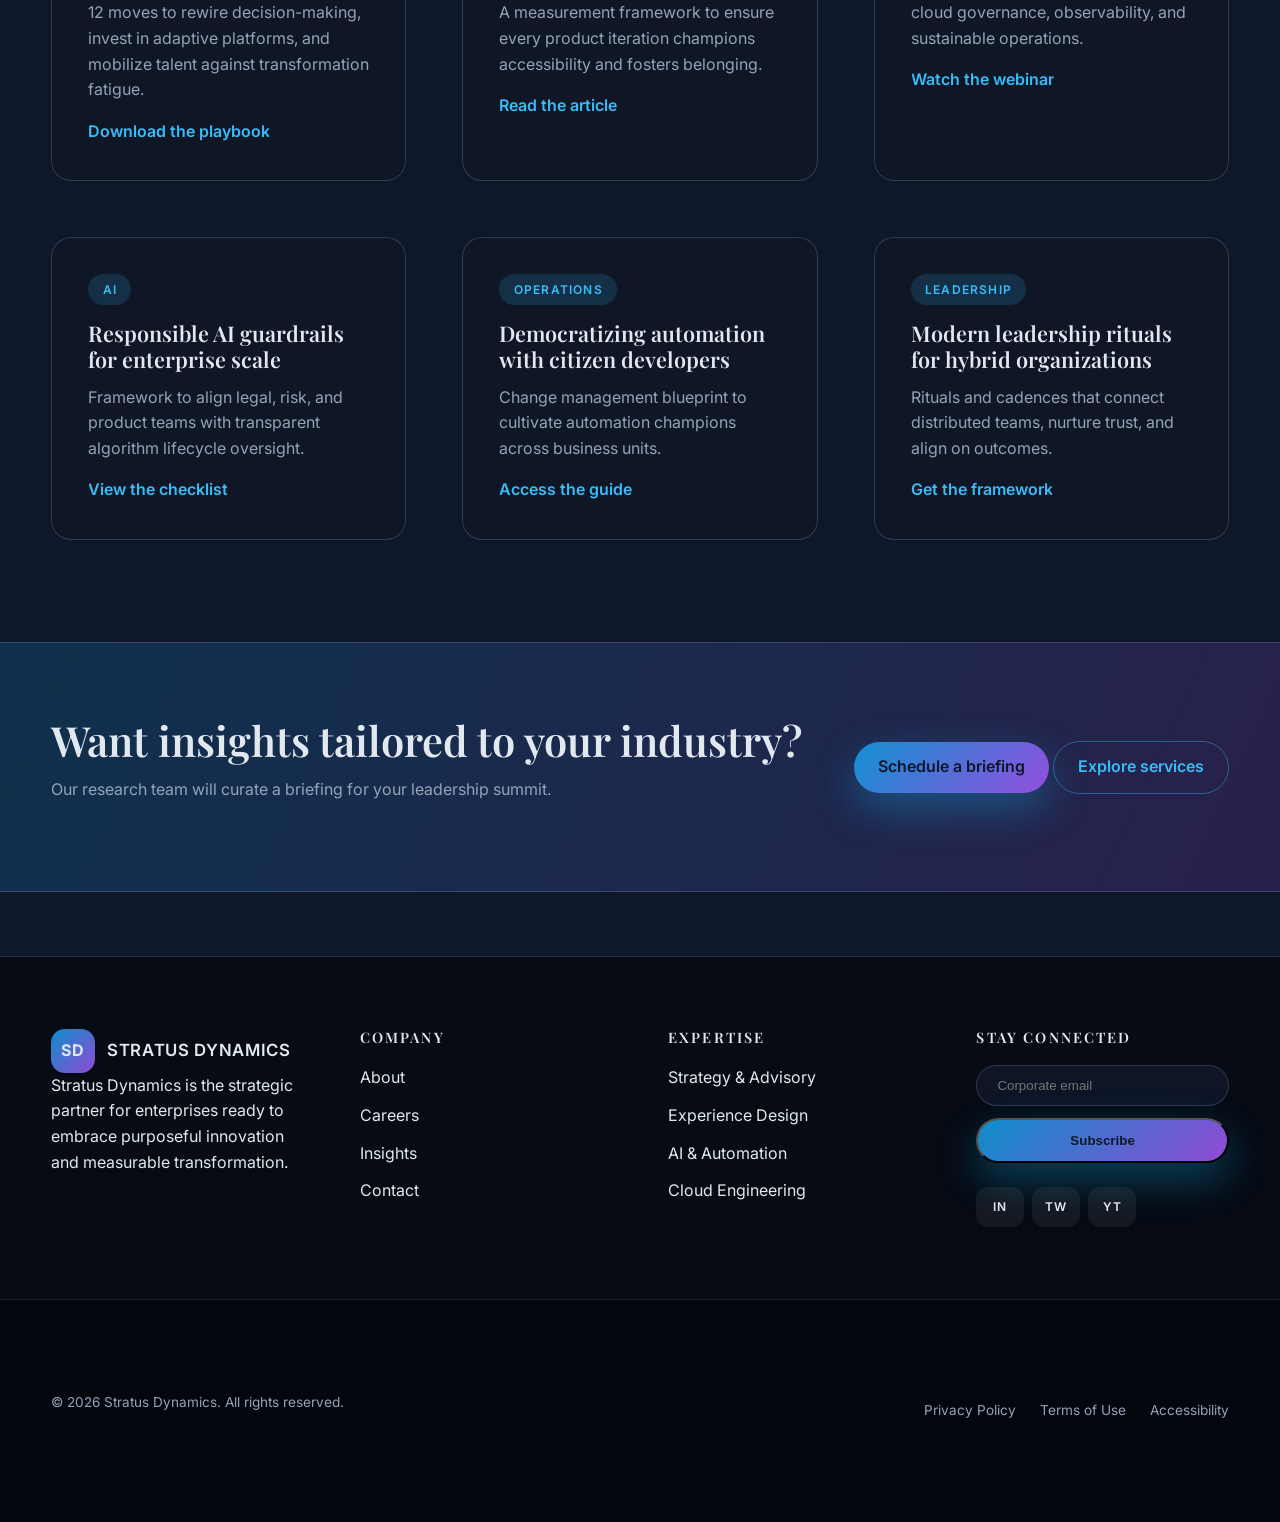
<file: insights.html>
<!DOCTYPE html>
<html lang="en">
  <head>
    <meta charset="UTF-8" />
    <meta name="viewport" content="width=device-width, initial-scale=1.0" />
    <title>Insights & Resources | Stratus Dynamics</title>
    <link rel="preconnect" href="https://fonts.googleapis.com" />
    <link rel="preconnect" href="https://fonts.gstatic.com" crossorigin />
    <link
      href="https://fonts.googleapis.com/css2?family=Inter:wght@300;400;500;600;700;800&family=Playfair+Display:wght@500;600&display=swap"
      rel="stylesheet"
    />
    <link rel="stylesheet" href="assets/css/style.css" />
  </head>
  <body data-page="insights">
    <header class="global-header">
      <div class="container">
        <a href="index.html" class="logo">
          <span class="logo-mark">SD</span>
          <span class="logo-text">Stratus Dynamics</span>
        </a>
        <nav class="main-nav" aria-label="Primary navigation">
          <button class="nav-toggle" aria-expanded="false" aria-controls="primary-menu">
            <span class="sr-only">Toggle navigation</span>
            <span class="nav-toggle-bar"></span>
            <span class="nav-toggle-bar"></span>
            <span class="nav-toggle-bar"></span>
          </button>
          <ul id="primary-menu">
            <li><a href="index.html" data-nav="home">Home</a></li>
            <li><a href="about.html" data-nav="about">About</a></li>
            <li><a href="services.html" data-nav="services">Services</a></li>
            <li><a href="insights.html" data-nav="insights">Insights</a></li>
            <li><a href="careers.html" data-nav="careers">Careers</a></li>
            <li><a href="contact.html" class="btn btn-outline" data-nav="contact">Contact</a></li>
          </ul>
        </nav>
      </div>
    </header>

    <main>
      <section class="sub-hero section">
        <div class="container narrow">
          <p class="eyebrow">Insights &amp; Resources</p>
          <h1>Research, frameworks, and playbooks to accelerate your agenda.</h1>
          <p>
            Explore case studies, executive guides, and point-of-view articles from our
            strategists, designers, and technologists.
          </p>
        </div>
      </section>

      <section id="case-studies" class="section case-library">
        <div class="container">
          <div class="section-header">
            <h2>Case studies</h2>
            <a href="#library" class="btn btn-link">Browse the full library</a>
          </div>
          <div class="grid grid-3">
            <article class="case" id="wealth" data-animate="fade-up">
              <span class="tag">Wealth Management</span>
              <h3>Hybrid advisory platform grows AUM by 38%</h3>
              <p>
                Redefined client experiences, created advisor copilots, and delivered a secure
                digital platform in eight months.
              </p>
              <a href="#library" class="btn btn-outline">Download summary</a>
            </article>
            <article class="case" id="health" data-animate="fade-up" data-delay="120">
              <span class="tag">Healthcare</span>
              <h3>AI-powered patient triage reduces wait times</h3>
              <p>
                Built multilingual intake and analytics, enabling clinicians to focus on complex
                care while automation handled routine flows.
              </p>
              <a href="#library" class="btn btn-outline">Read the report</a>
            </article>
            <article class="case" id="energy" data-animate="fade-up" data-delay="240">
              <span class="tag">Energy &amp; Utilities</span>
              <h3>Grid analytics lowers outage incidents</h3>
              <p>
                Implemented predictive maintenance, IoT telemetry, and command center design to
                increase uptime and accelerate field response.
              </p>
              <a href="#library" class="btn btn-outline">View results</a>
            </article>
          </div>
        </div>
      </section>

      <section id="library" class="section insight-grid light">
        <div class="container">
          <div class="section-header">
            <h2>Latest thinking</h2>
            <a href="contact.html" class="btn btn-outline">Request a briefing</a>
          </div>
          <div class="grid grid-3">
            <article class="insight" data-animate="fade-up">
              <span class="tag">Strategy</span>
              <h3>Leading through volatility: the resilient enterprise playbook</h3>
              <p>
                12 moves to rewire decision-making, invest in adaptive platforms, and mobilize
                talent against transformation fatigue.
              </p>
              <a href="#" class="btn btn-link">Download the playbook</a>
            </article>
            <article class="insight" data-animate="fade-up" data-delay="120">
              <span class="tag">Design</span>
              <h3>Inclusive design metrics that elevate experience outcomes</h3>
              <p>
                A measurement framework to ensure every product iteration champions accessibility
                and fosters belonging.
              </p>
              <a href="#" class="btn btn-link">Read the article</a>
            </article>
            <article class="insight" data-animate="fade-up" data-delay="240">
              <span class="tag">Technology</span>
              <h3>The modern cloud control tower</h3>
              <p>
                Blueprint for orchestrating multi-cloud governance, observability, and sustainable
                operations.
              </p>
              <a href="#" class="btn btn-link">Watch the webinar</a>
            </article>
            <article class="insight" data-animate="fade-up">
              <span class="tag">AI</span>
              <h3>Responsible AI guardrails for enterprise scale</h3>
              <p>
                Framework to align legal, risk, and product teams with transparent algorithm
                lifecycle oversight.
              </p>
              <a href="#" class="btn btn-link">View the checklist</a>
            </article>
            <article class="insight" data-animate="fade-up" data-delay="120">
              <span class="tag">Operations</span>
              <h3>Democratizing automation with citizen developers</h3>
              <p>
                Change management blueprint to cultivate automation champions across business units.
              </p>
              <a href="#" class="btn btn-link">Access the guide</a>
            </article>
            <article class="insight" data-animate="fade-up" data-delay="240">
              <span class="tag">Leadership</span>
              <h3>Modern leadership rituals for hybrid organizations</h3>
              <p>
                Rituals and cadences that connect distributed teams, nurture trust, and align on
                outcomes.
              </p>
              <a href="#" class="btn btn-link">Get the framework</a>
            </article>
          </div>
        </div>
      </section>

      <section class="cta-banner">
        <div class="container">
          <div class="cta-content">
            <h2>Want insights tailored to your industry?</h2>
            <p>Our research team will curate a briefing for your leadership summit.</p>
          </div>
          <div class="cta-actions">
            <a href="contact.html" class="btn btn-primary">Schedule a briefing</a>
            <a href="services.html" class="btn btn-outline">Explore services</a>
          </div>
        </div>
      </section>
    </main>

    <footer class="global-footer">
      <div class="container grid grid-4">
        <div>
          <a href="index.html" class="logo">
            <span class="logo-mark">SD</span>
            <span class="logo-text">Stratus Dynamics</span>
          </a>
          <p>
            Stratus Dynamics is the strategic partner for enterprises ready to embrace
            purposeful innovation and measurable transformation.
          </p>
        </div>
        <div>
          <h4>Company</h4>
          <ul>
            <li><a href="about.html">About</a></li>
            <li><a href="careers.html">Careers</a></li>
            <li><a href="insights.html">Insights</a></li>
            <li><a href="contact.html">Contact</a></li>
          </ul>
        </div>
        <div>
          <h4>Expertise</h4>
          <ul>
            <li><a href="services.html#strategy">Strategy &amp; Advisory</a></li>
            <li><a href="services.html#experience">Experience Design</a></li>
            <li><a href="services.html#ai">AI &amp; Automation</a></li>
            <li><a href="services.html#cloud">Cloud Engineering</a></li>
          </ul>
        </div>
        <div>
          <h4>Stay connected</h4>
          <form class="newsletter" action="#" method="post">
            <label for="newsletter-email" class="sr-only">Email</label>
            <input
              type="email"
              id="newsletter-email"
              name="email"
              placeholder="Corporate email"
              required
            />
            <button type="submit" class="btn btn-primary">Subscribe</button>
          </form>
          <div class="social-links">
            <a href="#" aria-label="LinkedIn" class="btn btn-icon">in</a>
            <a href="#" aria-label="Twitter" class="btn btn-icon">tw</a>
            <a href="#" aria-label="YouTube" class="btn btn-icon">yt</a>
          </div>
        </div>
      </div>
      <div class="footer-bottom">
        <div class="container">
          <p>© <span id="current-year"></span> Stratus Dynamics. All rights reserved.</p>
          <div class="footer-links">
            <a href="#">Privacy Policy</a>
            <a href="#">Terms of Use</a>
            <a href="#">Accessibility</a>
          </div>
        </div>
      </div>
    </footer>

    <script src="assets/js/main.js"></script>
  </body>
</html>
</file>
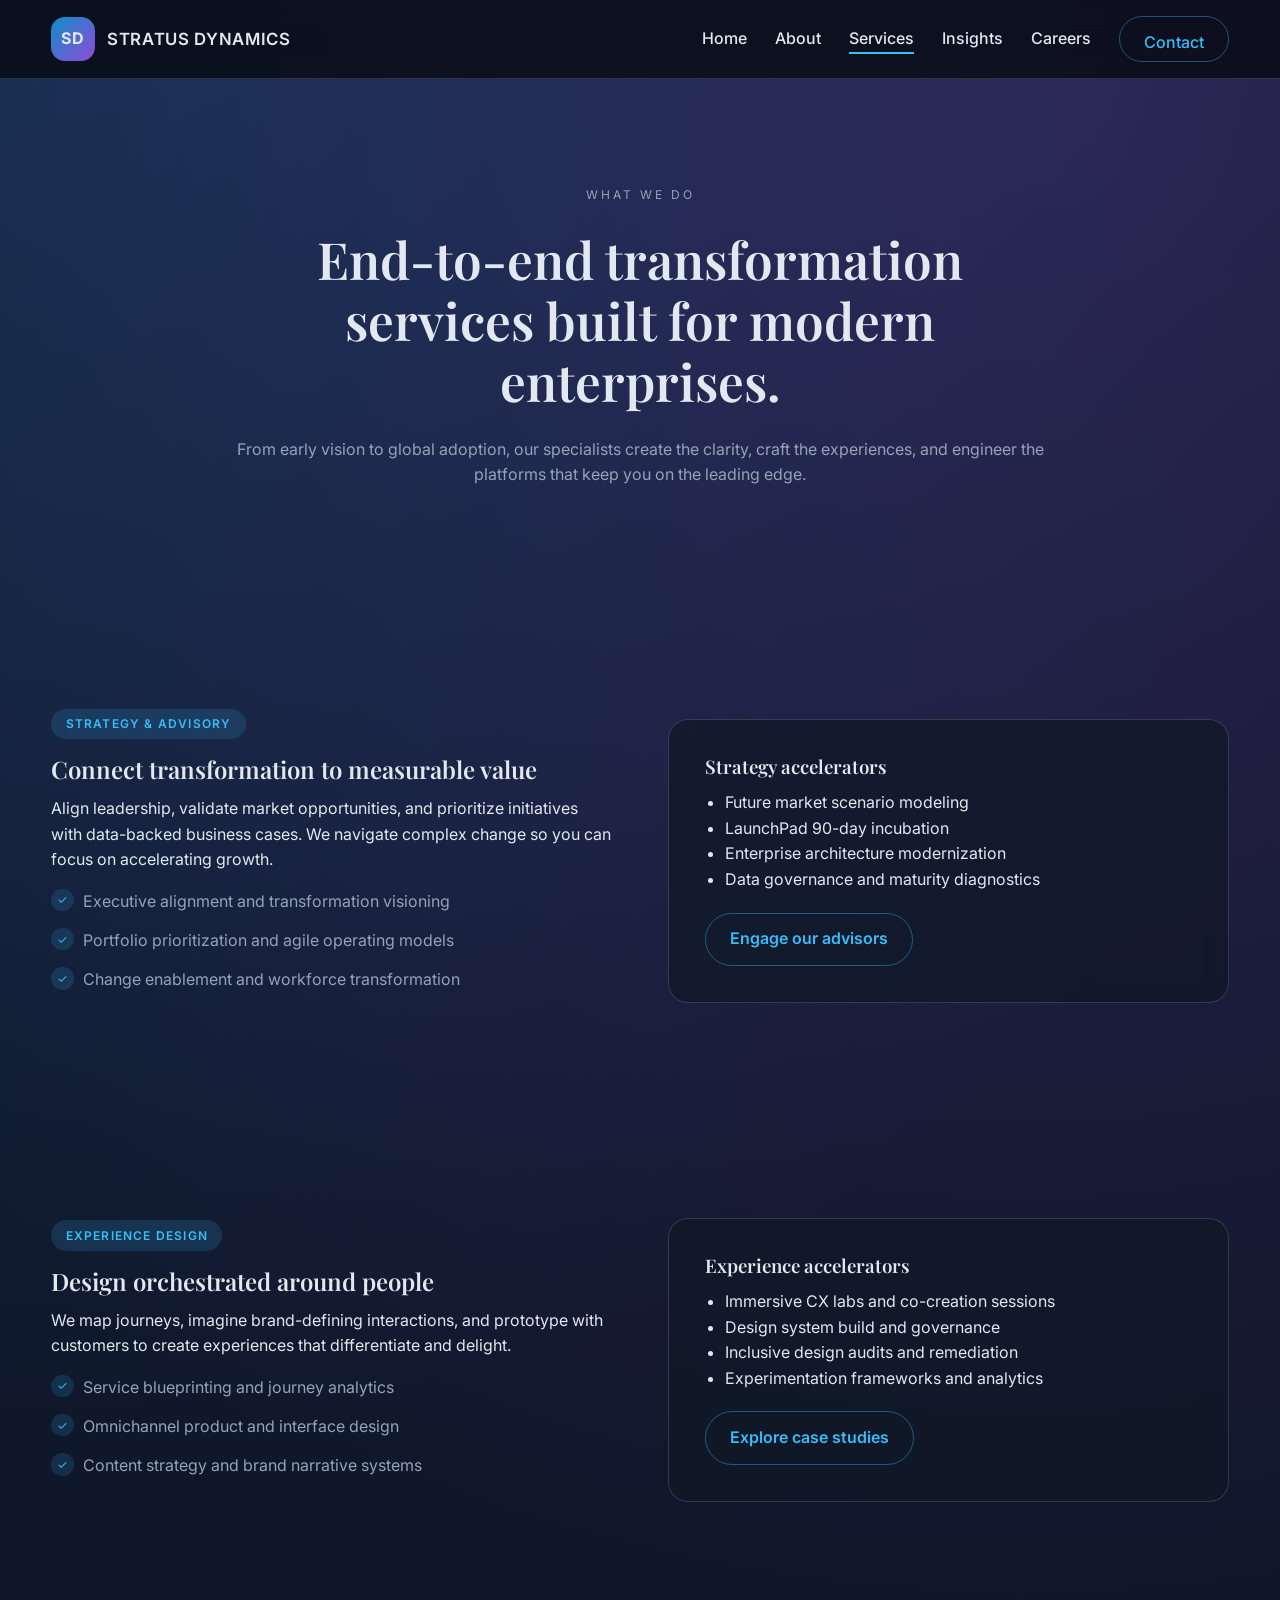
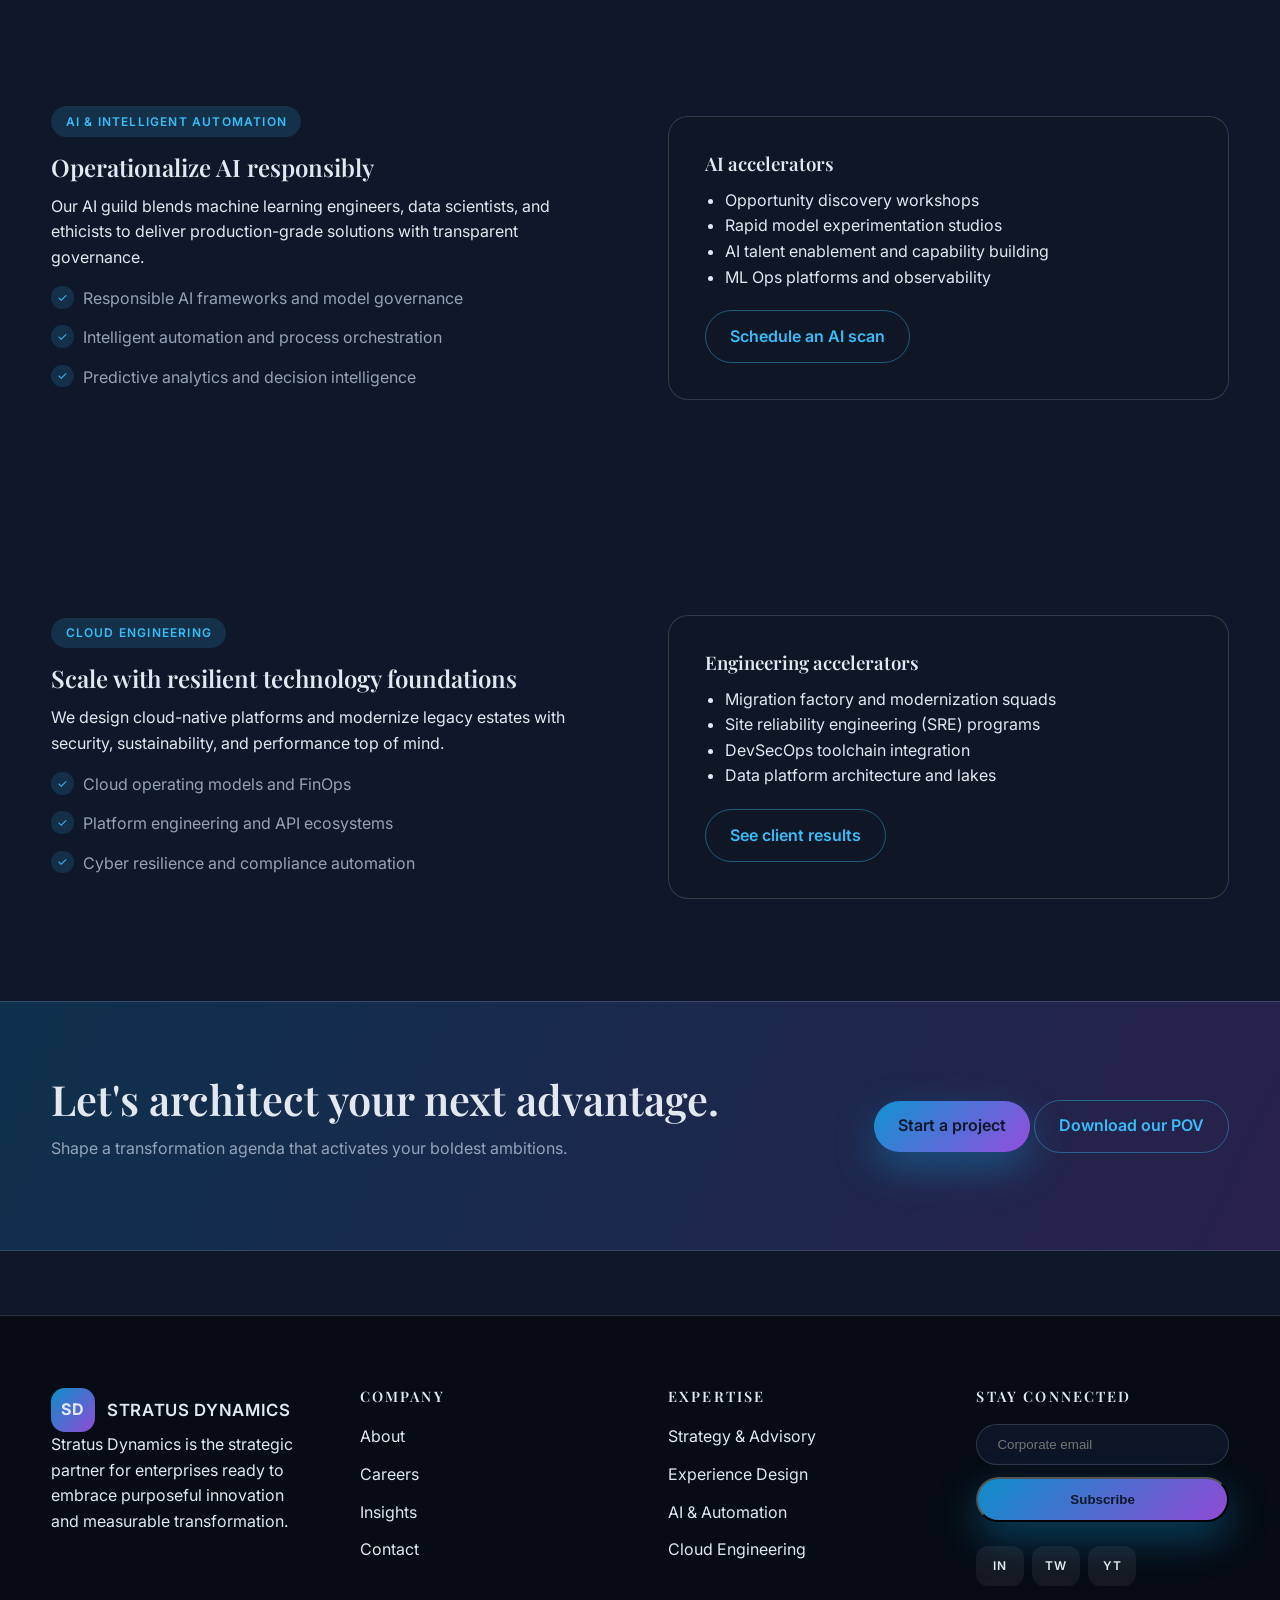
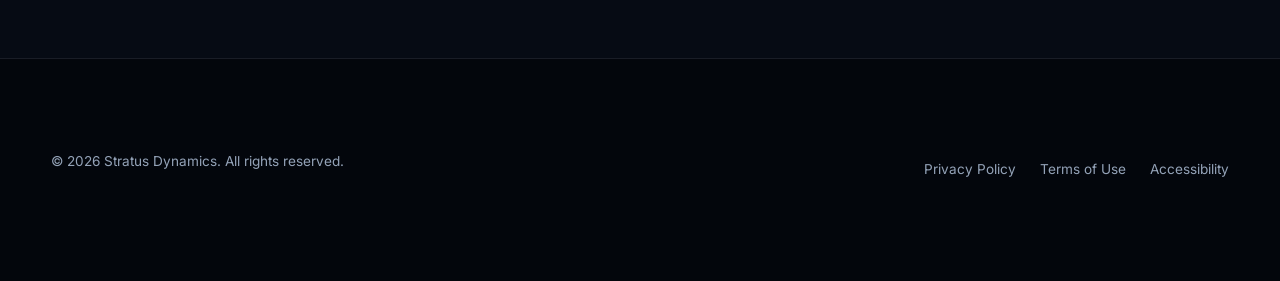
<file: services.html>
<!DOCTYPE html>
<html lang="en">
  <head>
    <meta charset="UTF-8" />
    <meta name="viewport" content="width=device-width, initial-scale=1.0" />
    <title>Services | Stratus Dynamics</title>
    <link rel="preconnect" href="https://fonts.googleapis.com" />
    <link rel="preconnect" href="https://fonts.gstatic.com" crossorigin />
    <link
      href="https://fonts.googleapis.com/css2?family=Inter:wght@300;400;500;600;700;800&family=Playfair+Display:wght@500;600&display=swap"
      rel="stylesheet"
    />
    <link rel="stylesheet" href="assets/css/style.css" />
  </head>
  <body data-page="services">
    <header class="global-header">
      <div class="container">
        <a href="index.html" class="logo">
          <span class="logo-mark">SD</span>
          <span class="logo-text">Stratus Dynamics</span>
        </a>
        <nav class="main-nav" aria-label="Primary navigation">
          <button class="nav-toggle" aria-expanded="false" aria-controls="primary-menu">
            <span class="sr-only">Toggle navigation</span>
            <span class="nav-toggle-bar"></span>
            <span class="nav-toggle-bar"></span>
            <span class="nav-toggle-bar"></span>
          </button>
          <ul id="primary-menu">
            <li><a href="index.html" data-nav="home">Home</a></li>
            <li><a href="about.html" data-nav="about">About</a></li>
            <li><a href="services.html" data-nav="services">Services</a></li>
            <li><a href="insights.html" data-nav="insights">Insights</a></li>
            <li><a href="careers.html" data-nav="careers">Careers</a></li>
            <li><a href="contact.html" class="btn btn-outline" data-nav="contact">Contact</a></li>
          </ul>
        </nav>
      </div>
    </header>

    <main>
      <section class="sub-hero section">
        <div class="container narrow">
          <p class="eyebrow">What we do</p>
          <h1>End-to-end transformation services built for modern enterprises.</h1>
          <p>
            From early vision to global adoption, our specialists create the clarity, craft the
            experiences, and engineer the platforms that keep you on the leading edge.
          </p>
        </div>
      </section>

      <section id="strategy" class="service-detail section">
        <div class="container grid grid-2">
          <div data-animate="fade-right">
            <span class="tag">Strategy &amp; Advisory</span>
            <h2>Connect transformation to measurable value</h2>
            <p>
              Align leadership, validate market opportunities, and prioritize initiatives with
              data-backed business cases. We navigate complex change so you can focus on
              accelerating growth.
            </p>
            <ul class="checklist">
              <li>Executive alignment and transformation visioning</li>
              <li>Portfolio prioritization and agile operating models</li>
              <li>Change enablement and workforce transformation</li>
            </ul>
          </div>
          <div class="service-card" data-animate="fade-left">
            <h3>Strategy accelerators</h3>
            <ul>
              <li>Future market scenario modeling</li>
              <li>LaunchPad 90-day incubation</li>
              <li>Enterprise architecture modernization</li>
              <li>Data governance and maturity diagnostics</li>
            </ul>
            <a href="contact.html" class="btn btn-outline">Engage our advisors</a>
          </div>
        </div>
      </section>

      <section id="experience" class="service-detail section light">
        <div class="container grid grid-2">
          <div data-animate="fade-right">
            <span class="tag">Experience Design</span>
            <h2>Design orchestrated around people</h2>
            <p>
              We map journeys, imagine brand-defining interactions, and prototype with
              customers to create experiences that differentiate and delight.
            </p>
            <ul class="checklist">
              <li>Service blueprinting and journey analytics</li>
              <li>Omnichannel product and interface design</li>
              <li>Content strategy and brand narrative systems</li>
            </ul>
          </div>
          <div class="service-card" data-animate="fade-left">
            <h3>Experience accelerators</h3>
            <ul>
              <li>Immersive CX labs and co-creation sessions</li>
              <li>Design system build and governance</li>
              <li>Inclusive design audits and remediation</li>
              <li>Experimentation frameworks and analytics</li>
            </ul>
            <a href="insights.html#design" class="btn btn-outline">Explore case studies</a>
          </div>
        </div>
      </section>

      <section id="ai" class="service-detail section">
        <div class="container grid grid-2">
          <div data-animate="fade-right">
            <span class="tag">AI &amp; Intelligent Automation</span>
            <h2>Operationalize AI responsibly</h2>
            <p>
              Our AI guild blends machine learning engineers, data scientists, and ethicists to
              deliver production-grade solutions with transparent governance.
            </p>
            <ul class="checklist">
              <li>Responsible AI frameworks and model governance</li>
              <li>Intelligent automation and process orchestration</li>
              <li>Predictive analytics and decision intelligence</li>
            </ul>
          </div>
          <div class="service-card" data-animate="fade-left">
            <h3>AI accelerators</h3>
            <ul>
              <li>Opportunity discovery workshops</li>
              <li>Rapid model experimentation studios</li>
              <li>AI talent enablement and capability building</li>
              <li>ML Ops platforms and observability</li>
            </ul>
            <a href="contact.html" class="btn btn-outline">Schedule an AI scan</a>
          </div>
        </div>
      </section>

      <section id="cloud" class="service-detail section light">
        <div class="container grid grid-2">
          <div data-animate="fade-right">
            <span class="tag">Cloud Engineering</span>
            <h2>Scale with resilient technology foundations</h2>
            <p>
              We design cloud-native platforms and modernize legacy estates with security,
              sustainability, and performance top of mind.
            </p>
            <ul class="checklist">
              <li>Cloud operating models and FinOps</li>
              <li>Platform engineering and API ecosystems</li>
              <li>Cyber resilience and compliance automation</li>
            </ul>
          </div>
          <div class="service-card" data-animate="fade-left">
            <h3>Engineering accelerators</h3>
            <ul>
              <li>Migration factory and modernization squads</li>
              <li>Site reliability engineering (SRE) programs</li>
              <li>DevSecOps toolchain integration</li>
              <li>Data platform architecture and lakes</li>
            </ul>
            <a href="insights.html#cloud" class="btn btn-outline">See client results</a>
          </div>
        </div>
      </section>

      <section class="cta-banner">
        <div class="container">
          <div class="cta-content">
            <h2>Let's architect your next advantage.</h2>
            <p>Shape a transformation agenda that activates your boldest ambitions.</p>
          </div>
          <div class="cta-actions">
            <a href="contact.html" class="btn btn-primary">Start a project</a>
            <a href="insights.html" class="btn btn-outline">Download our POV</a>
          </div>
        </div>
      </section>
    </main>

    <footer class="global-footer">
      <div class="container grid grid-4">
        <div>
          <a href="index.html" class="logo">
            <span class="logo-mark">SD</span>
            <span class="logo-text">Stratus Dynamics</span>
          </a>
          <p>
            Stratus Dynamics is the strategic partner for enterprises ready to embrace
            purposeful innovation and measurable transformation.
          </p>
        </div>
        <div>
          <h4>Company</h4>
          <ul>
            <li><a href="about.html">About</a></li>
            <li><a href="careers.html">Careers</a></li>
            <li><a href="insights.html">Insights</a></li>
            <li><a href="contact.html">Contact</a></li>
          </ul>
        </div>
        <div>
          <h4>Expertise</h4>
          <ul>
            <li><a href="services.html#strategy">Strategy &amp; Advisory</a></li>
            <li><a href="services.html#experience">Experience Design</a></li>
            <li><a href="services.html#ai">AI &amp; Automation</a></li>
            <li><a href="services.html#cloud">Cloud Engineering</a></li>
          </ul>
        </div>
        <div>
          <h4>Stay connected</h4>
          <form class="newsletter" action="#" method="post">
            <label for="newsletter-email" class="sr-only">Email</label>
            <input
              type="email"
              id="newsletter-email"
              name="email"
              placeholder="Corporate email"
              required
            />
            <button type="submit" class="btn btn-primary">Subscribe</button>
          </form>
          <div class="social-links">
            <a href="#" aria-label="LinkedIn" class="btn btn-icon">in</a>
            <a href="#" aria-label="Twitter" class="btn btn-icon">tw</a>
            <a href="#" aria-label="YouTube" class="btn btn-icon">yt</a>
          </div>
        </div>
      </div>
      <div class="footer-bottom">
        <div class="container">
          <p>© <span id="current-year"></span> Stratus Dynamics. All rights reserved.</p>
          <div class="footer-links">
            <a href="#">Privacy Policy</a>
            <a href="#">Terms of Use</a>
            <a href="#">Accessibility</a>
          </div>
        </div>
      </div>
    </footer>

    <script src="assets/js/main.js"></script>
  </body>
</html>
</file>
<file: assets/css/style.css>
:root {
  --bg: #0f172a;
  --bg-alt: #111c34;
  --surface: rgba(15, 23, 42, 0.8);
  --surface-light: rgba(255, 255, 255, 0.06);
  --text: #e2e8f0;
  --text-muted: #94a3b8;
  --accent: #38bdf8;
  --accent-strong: #0ea5e9;
  --accent-soft: rgba(56, 189, 248, 0.15);
  --highlight: #a855f7;
  --border: rgba(148, 163, 184, 0.25);
  --gradient: linear-gradient(135deg, rgba(14, 165, 233, 0.85), rgba(168, 85, 247, 0.85));
  --radius: 20px;
  --shadow: 0 24px 60px rgba(15, 23, 42, 0.45);
  --transition: 280ms cubic-bezier(0.2, 0.7, 0.4, 1);
}

* {
  box-sizing: border-box;
}

body {
  margin: 0;
  font-family: 'Inter', sans-serif;
  color: var(--text);
  background: radial-gradient(circle at top left, rgba(14, 165, 233, 0.15), transparent 40%),
    radial-gradient(circle at 80% 0%, rgba(168, 85, 247, 0.2), transparent 45%),
    var(--bg);
  line-height: 1.6;
  min-height: 100vh;
}

img {
  max-width: 100%;
  display: block;
}

a {
  color: inherit;
  text-decoration: none;
}

.sr-only {
  position: absolute;
  width: 1px;
  height: 1px;
  padding: 0;
  margin: -1px;
  overflow: hidden;
  clip: rect(0, 0, 0, 0);
  white-space: nowrap;
  border: 0;
}

a:hover,
a:focus {
  color: var(--accent);
}

h1,
h2,
h3,
h4 {
  font-family: 'Playfair Display', serif;
  font-weight: 600;
  line-height: 1.2;
  margin: 0 0 0.75rem;
}

p {
  margin: 0 0 1rem;
}

ul,
ol {
  margin: 0 0 1.25rem;
  padding: 0 0 0 1.25rem;
}

.section {
  padding: clamp(4rem, 8vw, 7rem) 0;
}

.container {
  width: min(1200px, 92vw);
  margin: 0 auto;
}

.container.narrow {
  width: min(840px, 90vw);
  text-align: center;
}

.grid {
  display: grid;
  gap: clamp(2rem, 6vw, 3.5rem);
}

.grid-2 {
  grid-template-columns: repeat(auto-fit, minmax(280px, 1fr));
  align-items: center;
}

.grid-3 {
  grid-template-columns: repeat(auto-fit, minmax(260px, 1fr));
}

.grid-4 {
  grid-template-columns: repeat(auto-fit, minmax(220px, 1fr));
}

.global-header {
  position: sticky;
  top: 0;
  z-index: 10;
  background: rgba(10, 14, 26, 0.9);
  backdrop-filter: blur(18px);
  border-bottom: 1px solid var(--border);
}

.global-header .container {
  display: flex;
  align-items: center;
  justify-content: space-between;
  padding: 1rem 0;
}

.logo {
  display: inline-flex;
  align-items: center;
  gap: 0.75rem;
  font-weight: 600;
  letter-spacing: 0.04em;
  color: var(--text);
}

.logo-mark {
  display: grid;
  place-items: center;
  width: 44px;
  height: 44px;
  background: var(--gradient);
  border-radius: 14px;
  font-weight: 700;
  letter-spacing: 0.08em;
}

.logo-text {
  font-size: 1.05rem;
  text-transform: uppercase;
}

.main-nav ul {
  list-style: none;
  display: flex;
  align-items: center;
  gap: 1.75rem;
  margin: 0;
  padding: 0;
}

.main-nav a {
  font-weight: 500;
  position: relative;
  padding-bottom: 0.35rem;
  transition: color var(--transition);
}

.main-nav a::after {
  content: '';
  position: absolute;
  left: 0;
  bottom: 0;
  width: 0;
  height: 2px;
  background: var(--accent);
  transition: width var(--transition);
}

.main-nav a:hover::after,
.main-nav a:focus::after,
.main-nav a.active::after {
  width: 100%;
}

.nav-toggle {
  display: none;
  background: none;
  border: none;
  cursor: pointer;
  padding: 0.5rem;
}

.nav-toggle-bar {
  display: block;
  width: 24px;
  height: 2px;
  background: var(--text);
  margin: 5px 0;
  transition: transform var(--transition);
}

.btn {
  display: inline-flex;
  align-items: center;
  justify-content: center;
  gap: 0.5rem;
  padding: 0.8rem 1.5rem;
  border-radius: 999px;
  font-weight: 600;
  position: relative;
  overflow: hidden;
  transition: transform var(--transition), color var(--transition);
}

.btn::before {
  content: '';
  position: absolute;
  inset: 0;
  background: var(--gradient);
  opacity: 0;
  transition: opacity var(--transition);
  z-index: -1;
}

.btn-primary {
  background: var(--gradient);
  color: #0f172a;
  box-shadow: 0 16px 40px rgba(14, 165, 233, 0.35);
}

.btn-outline {
  border: 1px solid rgba(56, 189, 248, 0.4);
  color: var(--accent);
}

.btn-link {
  color: var(--accent);
  padding: 0;
}

.btn-icon {
  width: 40px;
  height: 40px;
  border-radius: 12px;
  background: var(--surface-light);
  font-size: 0.75rem;
  text-transform: uppercase;
  letter-spacing: 0.08em;
}

.btn:hover,
.btn:focus {
  transform: translateY(-2px);
}

.btn-primary:hover::before,
.btn-primary:focus::before,
.btn-outline:hover::before,
.btn-outline:focus::before {
  opacity: 0.45;
}

.btn-outline:hover,
.btn-outline:focus {
  color: var(--text);
}

.btn-link:hover,
.btn-link:focus {
  text-decoration: underline;
}

.hero {
  padding-top: clamp(6rem, 12vw, 8rem);
}

.hero .hero-copy h1 {
  font-size: clamp(2.5rem, 5vw, 3.6rem);
  margin-bottom: 1.25rem;
}

.hero p {
  color: var(--text-muted);
}

.hero-actions {
  display: flex;
  flex-wrap: wrap;
  gap: 1rem;
  margin: 2rem 0;
}

.hero-metrics {
  display: grid;
  gap: 1.25rem;
  margin-top: 2.5rem;
}

.hero-metrics article {
  padding: 1.5rem;
  border-radius: var(--radius);
  background: var(--surface);
  border: 1px solid var(--border);
}

.hero-metrics h3 {
  margin: 0 0 0.5rem;
  font-size: 2.5rem;
  color: var(--accent);
}

.hero-visual {
  position: relative;
  display: grid;
  gap: 1.5rem;
}

.floating-card {
  padding: 2rem;
  border-radius: var(--radius);
  background: linear-gradient(155deg, rgba(15, 23, 42, 0.8), rgba(15, 23, 42, 0.4));
  border: 1px solid rgba(148, 163, 184, 0.18);
  box-shadow: var(--shadow);
}

.floating-card.neon {
  border-color: rgba(56, 189, 248, 0.4);
  background: linear-gradient(155deg, rgba(14, 165, 233, 0.18), rgba(15, 23, 42, 0.6));
}

.eyebrow {
  text-transform: uppercase;
  letter-spacing: 0.25em;
  font-size: 0.75rem;
  color: var(--accent);
  margin-bottom: 1.5rem;
  display: inline-block;
}

.section-title {
  text-align: center;
  font-size: clamp(2rem, 4vw, 2.8rem);
  margin-bottom: 2.5rem;
}

.logo-row {
  display: grid;
  grid-template-columns: repeat(auto-fit, minmax(140px, 1fr));
  gap: 1.5rem;
  align-items: center;
  text-transform: uppercase;
  letter-spacing: 0.15em;
  color: var(--text-muted);
}

.card,
.case,
.insight,
.service-card,
.profile,
.role-card,
.benefit,
.contact-card,
.contact-form form {
  background: rgba(17, 24, 39, 0.75);
  border: 1px solid var(--border);
  border-radius: var(--radius);
  padding: clamp(1.75rem, 3vw, 2.25rem);
  backdrop-filter: blur(12px);
  transition: transform var(--transition), border-color var(--transition), box-shadow var(--transition);
}

.card:hover,
.case:hover,
.insight:hover,
.service-card:hover,
.profile:hover,
.role-card:hover,
.benefit:hover,
.contact-card:hover,
.contact-form form:hover {
  transform: translateY(-6px);
  border-color: rgba(56, 189, 248, 0.45);
  box-shadow: 0 24px 40px rgba(15, 23, 42, 0.5);
}

.tag {
  display: inline-block;
  background: var(--accent-soft);
  color: var(--accent);
  border-radius: 999px;
  padding: 0.35rem 0.9rem;
  font-size: 0.75rem;
  font-weight: 600;
  letter-spacing: 0.1em;
  text-transform: uppercase;
  margin-bottom: 1rem;
}

.checklist {
  list-style: none;
  padding: 0;
}

.checklist li {
  position: relative;
  padding-left: 2rem;
  margin-bottom: 0.85rem;
  color: var(--text-muted);
}

.checklist li::before {
  content: '✓';
  position: absolute;
  left: 0;
  top: 0;
  background: var(--accent-soft);
  color: var(--accent);
  width: 1.4rem;
  height: 1.4rem;
  border-radius: 50%;
  display: grid;
  place-items: center;
  font-size: 0.75rem;
}

.split {
  background: linear-gradient(135deg, rgba(15, 23, 42, 0.95), rgba(17, 24, 39, 0.75));
}

.split-visual {
  display: grid;
  gap: 1.5rem;
}

.stat {
  background: rgba(148, 163, 184, 0.1);
  border-radius: var(--radius);
  padding: 2rem;
  border: 1px solid rgba(148, 163, 184, 0.18);
}

.stat span {
  font-size: 2.2rem;
  color: var(--highlight);
  font-weight: 700;
}

.section-header {
  display: flex;
  flex-wrap: wrap;
  align-items: center;
  justify-content: space-between;
  gap: 1.5rem;
  margin-bottom: 2rem;
}

.case h3,
.insight h3,
.role-card h3,
.benefit h3,
.profile h3 {
  font-size: 1.35rem;
}

.case p,
.insight p,
.role-card p,
.benefit p,
.profile p {
  color: var(--text-muted);
}

.cta-banner {
  background: linear-gradient(115deg, rgba(14, 165, 233, 0.18), rgba(168, 85, 247, 0.16));
  padding: clamp(3rem, 8vw, 4.5rem) 0;
  border-top: 1px solid var(--border);
  border-bottom: 1px solid var(--border);
}

.cta-banner .container {
  display: flex;
  flex-wrap: wrap;
  align-items: center;
  justify-content: space-between;
  gap: 2rem;
}

.cta-content h2 {
  font-size: clamp(2rem, 4vw, 2.6rem);
}

.cta-content p {
  color: var(--text-muted);
  max-width: 540px;
}

.global-footer {
  background: rgba(6, 10, 18, 0.9);
  border-top: 1px solid var(--border);
  margin-top: 4rem;
}

.global-footer .container {
  padding: clamp(3rem, 7vw, 4.5rem) 0;
}

.global-footer h4 {
  text-transform: uppercase;
  letter-spacing: 0.15em;
  font-size: 0.9rem;
  margin-bottom: 1.2rem;
}

.global-footer ul {
  list-style: none;
  padding: 0;
  margin: 0;
  display: grid;
  gap: 0.75rem;
}

.newsletter {
  display: grid;
  gap: 0.75rem;
}

.newsletter input {
  background: rgba(15, 23, 42, 0.9);
  border: 1px solid rgba(148, 163, 184, 0.25);
  border-radius: 999px;
  padding: 0.75rem 1.25rem;
  color: var(--text);
}

.newsletter input:focus {
  outline: 2px solid rgba(56, 189, 248, 0.45);
}

.social-links {
  display: flex;
  gap: 0.5rem;
  margin-top: 1.5rem;
}

.footer-bottom {
  border-top: 1px solid rgba(148, 163, 184, 0.15);
  background: rgba(4, 6, 12, 0.95);
  padding: 1.25rem 0;
  font-size: 0.85rem;
  color: var(--text-muted);
}

.footer-bottom .container {
  display: flex;
  flex-wrap: wrap;
  justify-content: space-between;
  align-items: center;
  gap: 1rem;
}

.footer-links {
  display: flex;
  gap: 1.5rem;
}

.sub-hero h1 {
  font-size: clamp(2.2rem, 5vw, 3.2rem);
  margin-bottom: 1.5rem;
}

.sub-hero p {
  color: var(--text-muted);
}

.about-pillars {
  margin-top: -2rem;
}

.timeline {
  background: rgba(17, 24, 39, 0.75);
  padding: 2rem;
  border-radius: var(--radius);
  border: 1px solid var(--border);
  box-shadow: var(--shadow);
}

.timeline ol {
  list-style: none;
  padding: 0;
  margin: 0;
  display: grid;
  gap: 1.5rem;
}

.timeline li {
  position: relative;
  padding-left: 2.75rem;
}

.timeline li::before {
  content: '';
  position: absolute;
  top: 0.4rem;
  left: 0.7rem;
  width: 1rem;
  height: 1rem;
  border-radius: 50%;
  background: var(--accent);
  box-shadow: 0 0 0 6px rgba(56, 189, 248, 0.1);
}

.timeline span {
  display: block;
  font-weight: 700;
  margin-bottom: 0.35rem;
  color: var(--accent);
}

.values article {
  padding: 1.5rem;
  border-radius: var(--radius);
  background: rgba(15, 23, 42, 0.7);
  border: 1px solid rgba(148, 163, 184, 0.2);
  margin-bottom: 1rem;
}

.roles .grid,
.benefits .grid,
.case-library .grid,
.insight-grid .grid {
  align-items: stretch;
}

.contact-grid .grid-2 {
  align-items: stretch;
}

.contact-form form {
  display: grid;
  gap: 1.25rem;
  background: rgba(17, 24, 39, 0.82);
}

.form-row {
  display: grid;
  gap: 0.45rem;
}

.form-row label {
  font-size: 0.9rem;
  letter-spacing: 0.08em;
  text-transform: uppercase;
  color: var(--text-muted);
}

.form-row input,
.form-row select,
.form-row textarea {
  padding: 0.8rem 1rem;
  border-radius: 12px;
  border: 1px solid rgba(148, 163, 184, 0.35);
  background: rgba(15, 23, 42, 0.9);
  color: var(--text);
  font-size: 1rem;
}

.form-row select,
.form-row textarea {
  font-family: 'Inter', sans-serif;
}

.form-row textarea {
  resize: vertical;
}

.form-row input:focus,
.form-row select:focus,
.form-row textarea:focus {
  outline: 2px solid rgba(56, 189, 248, 0.45);
  border-color: rgba(56, 189, 248, 0.65);
}

.form-row.full {
  grid-column: 1 / -1;
}

.checkbox {
  display: flex;
  align-items: center;
  gap: 0.75rem;
  font-size: 0.9rem;
  color: var(--text-muted);
}

.checkbox input {
  width: 18px;
  height: 18px;
  accent-color: var(--accent);
}

/* Scroll animations */
[data-animate] {
  opacity: 0;
  transform: translateY(24px);
  transition: opacity 600ms ease, transform 600ms ease;
}

[data-animate].visible {
  opacity: 1;
  transform: translateY(0);
}

[data-animate="fade-right"] {
  transform: translateX(-32px);
}

[data-animate="fade-left"] {
  transform: translateX(32px);
}

[data-animate="fade-right"].visible,
[data-animate="fade-left"].visible {
  transform: translateX(0);
}

/* Responsive navigation */
@media (max-width: 860px) {
  .nav-toggle {
    display: block;
  }

  .main-nav ul {
    position: absolute;
    top: 100%;
    right: 1rem;
    background: rgba(10, 14, 26, 0.98);
    border: 1px solid var(--border);
    border-radius: 18px;
    padding: 1.25rem;
    flex-direction: column;
    gap: 1rem;
    min-width: 220px;
    transform-origin: top right;
    transform: scale(0.9);
    opacity: 0;
    pointer-events: none;
    transition: opacity var(--transition), transform var(--transition);
  }

  .main-nav ul.open {
    opacity: 1;
    transform: scale(1);
    pointer-events: auto;
  }
}

@media (max-width: 640px) {
  .hero-metrics {
    grid-template-columns: 1fr;
  }

  .cta-banner .container {
    align-items: flex-start;
  }

  .footer-links {
    flex-direction: column;
    align-items: flex-start;
    gap: 0.75rem;
  }
}

@media (prefers-reduced-motion: reduce) {
  *,
  *::before,
  *::after {
    animation-duration: 0.01ms !important;
    animation-iteration-count: 1 !important;
    transition-duration: 0.01ms !important;
    scroll-behavior: auto !important;
  }

  [data-animate] {
    opacity: 1 !important;
    transform: none !important;
  }
}
</file>
